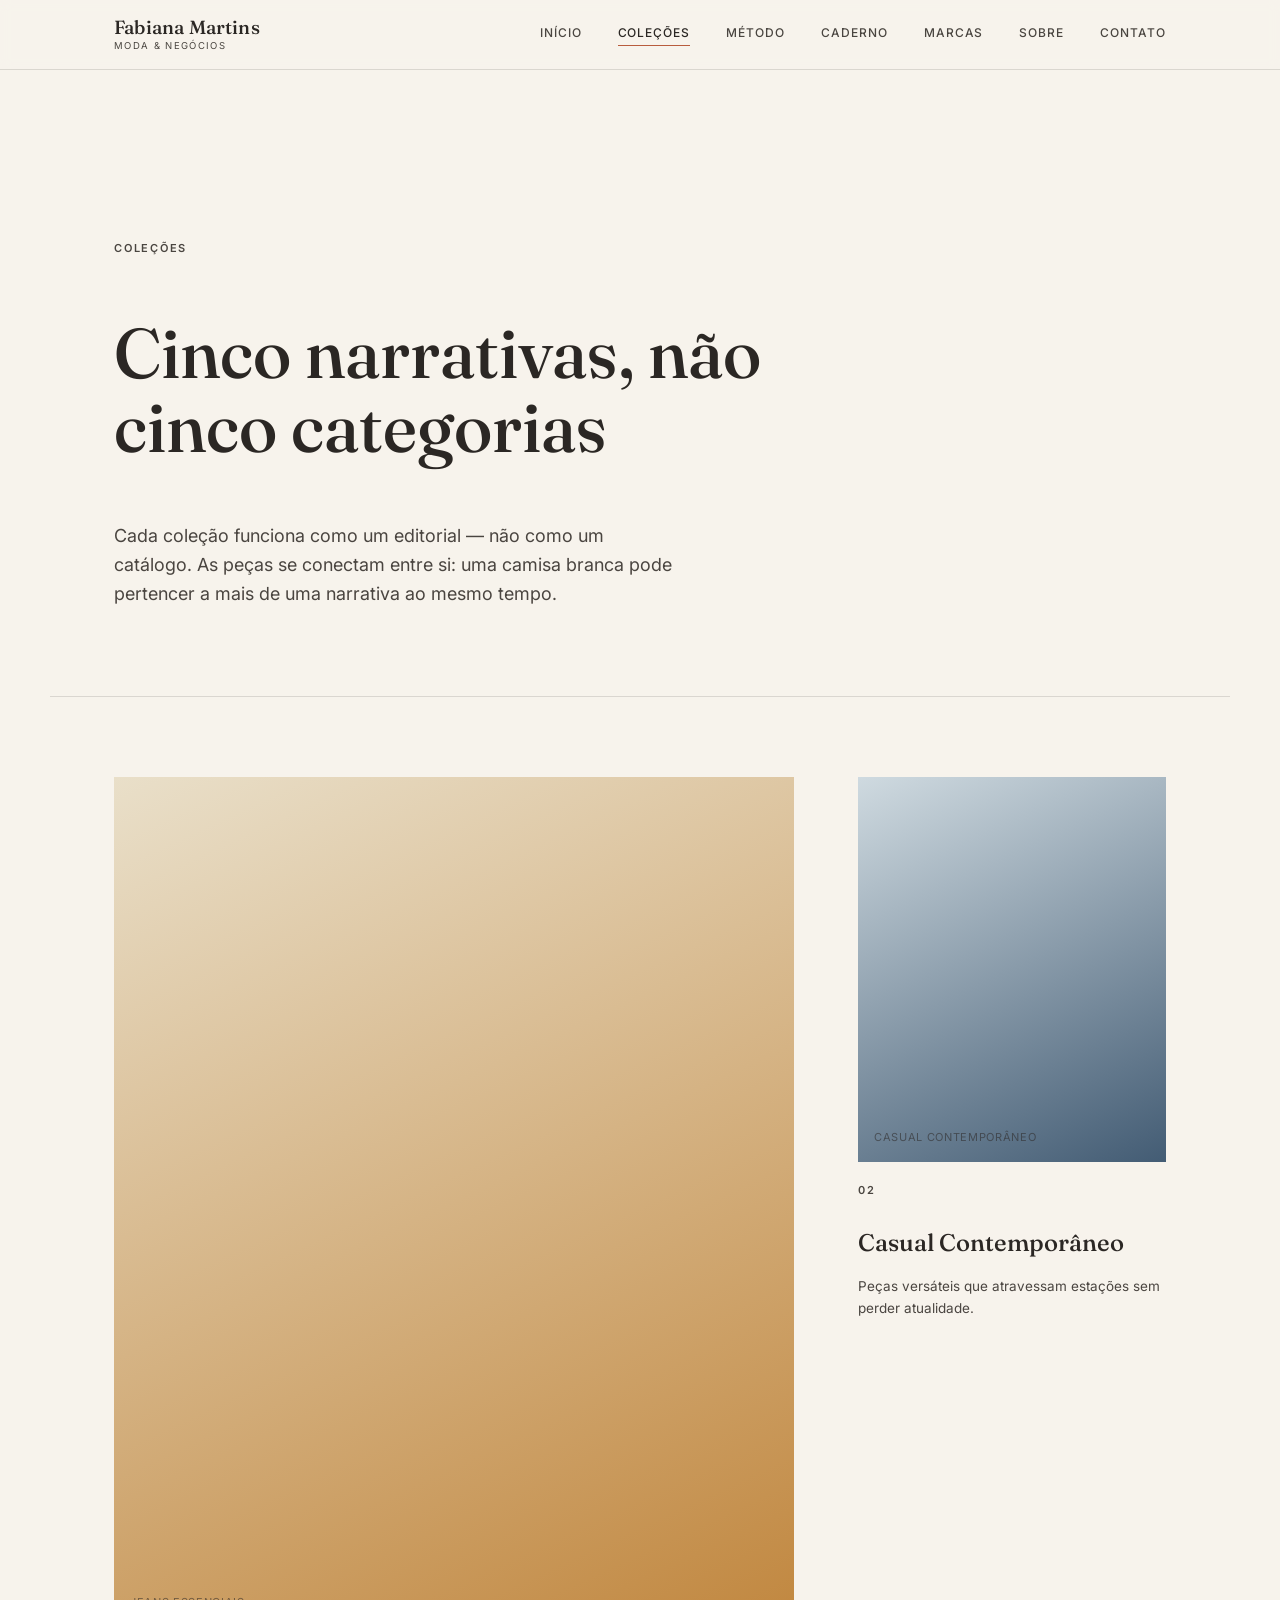
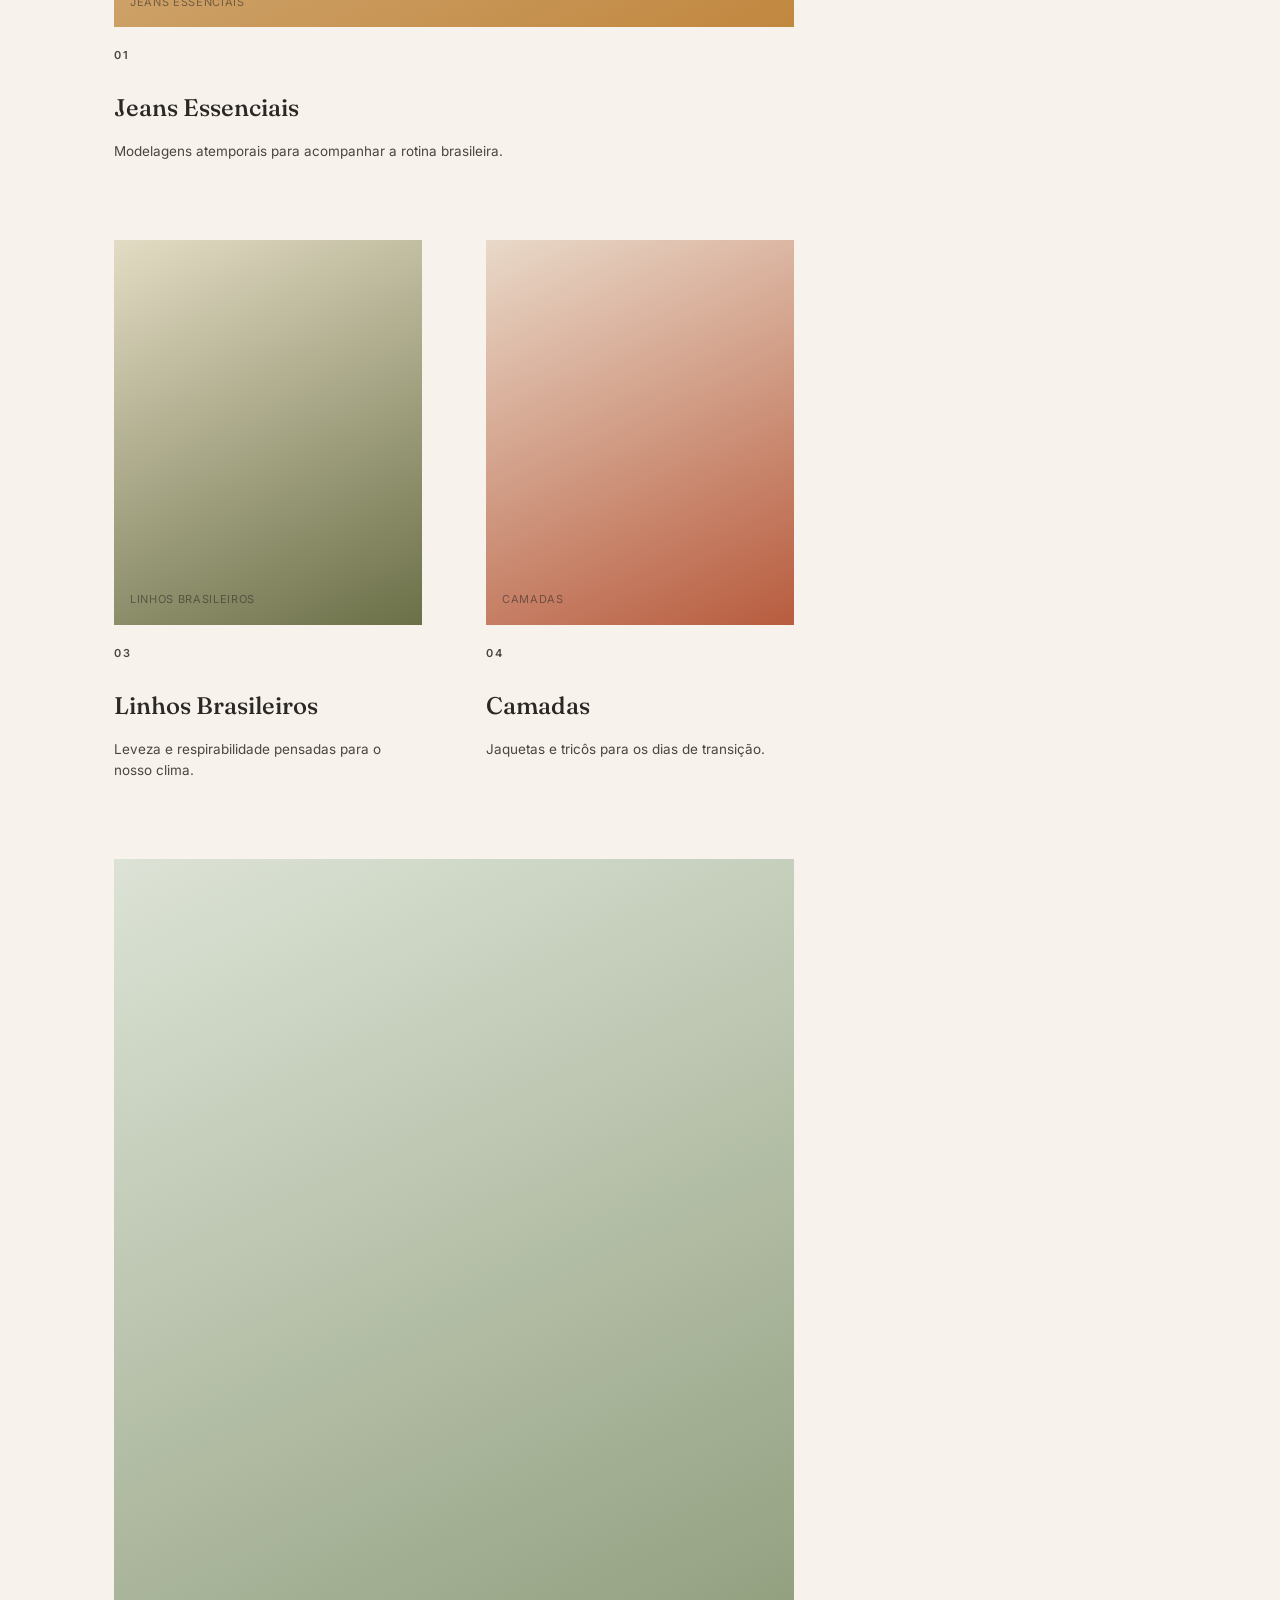
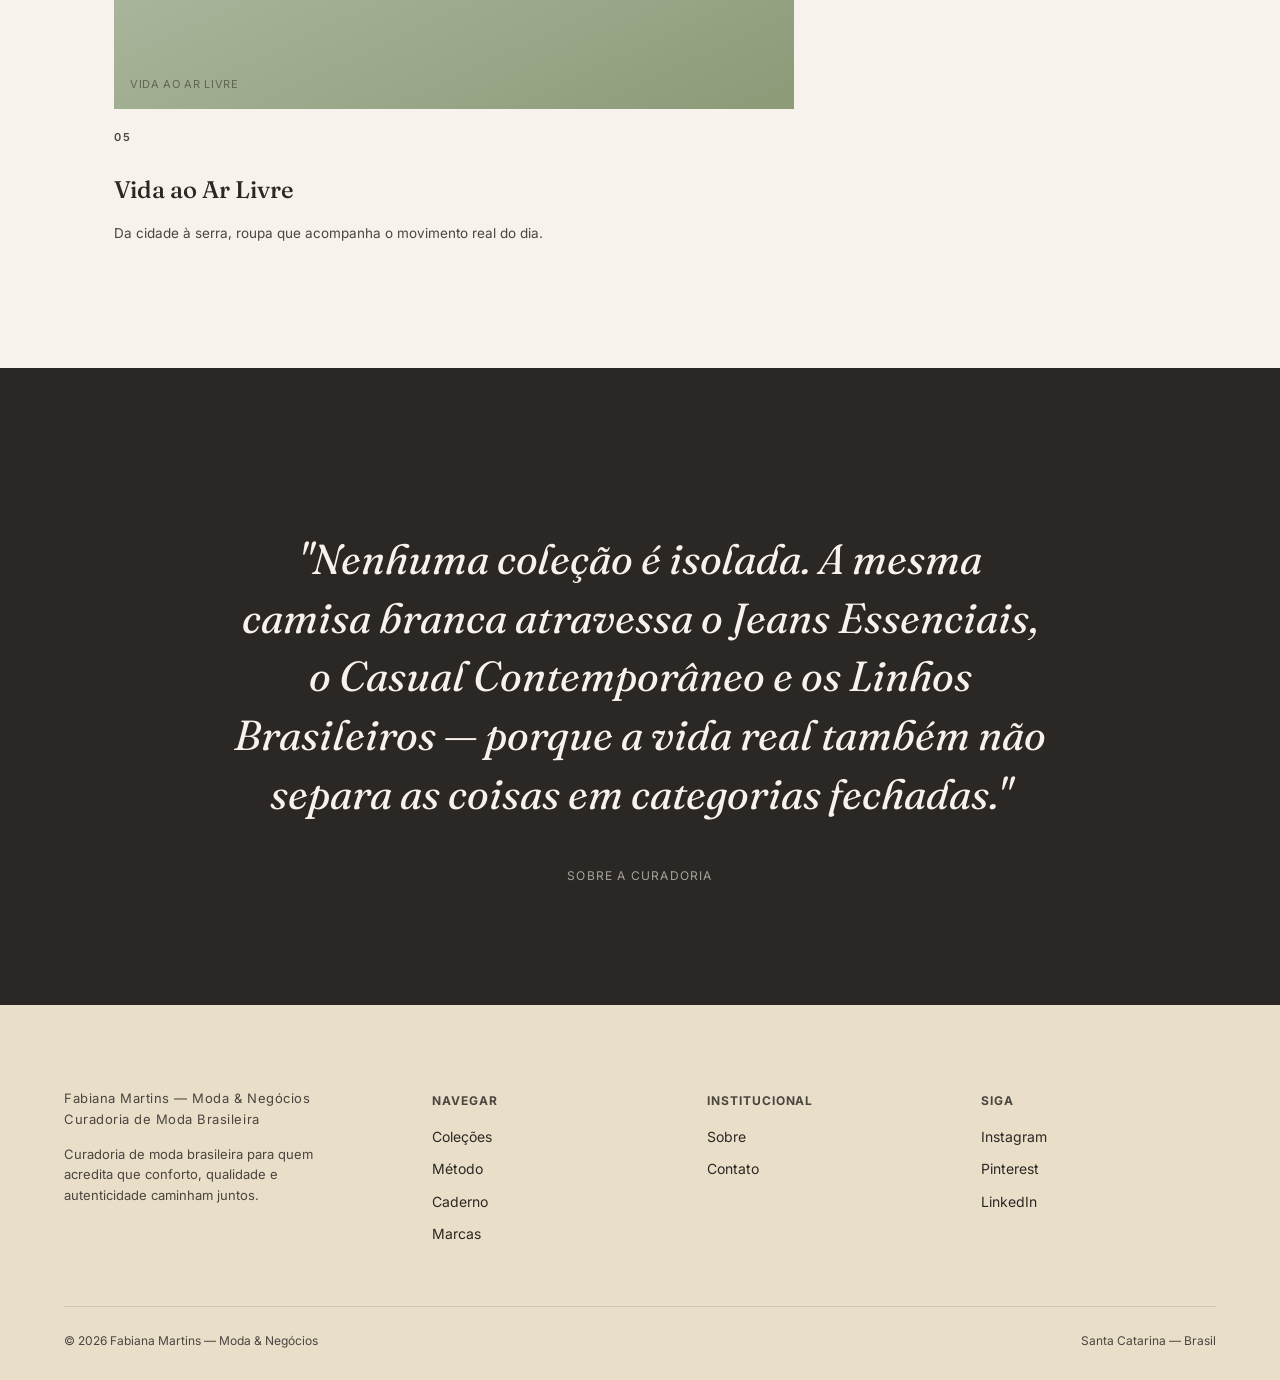
<file: colecoes.html>
<!DOCTYPE html>
<html lang="pt-BR">
<head>
<meta charset="UTF-8">
<meta name="viewport" content="width=device-width, initial-scale=1.0">
<title>Coleções — Fabiana Martins</title>
<link rel="preconnect" href="https://fonts.googleapis.com">
<link href="https://fonts.googleapis.com/css2?family=Fraunces:ital,opsz,wght@0,9..144,400;0,9..144,500;0,9..144,600;1,9..144,400;1,9..144,500&family=Inter:wght@400;500;600&display=swap" rel="stylesheet">
<link rel="stylesheet" href="styles.css">
</head>
<body>

<header class="site-header">
  <div class="header-inner">
    <a href="index.html" class="logo-lockup">
      <span class="nome">Fabiana Martins</span>
      <span class="sub">Moda &amp; Negócios</span>
    </a>
    <nav class="main-nav">
      <a href="index.html">Início</a>
      <a href="colecoes.html" class="active">Coleções</a>
      <a href="metodo.html">Método</a>
      <a href="caderno.html">Caderno</a>
      <a href="marca.html">Marcas</a>
      <a href="sobre.html">Sobre</a>
      <a href="contato.html">Contato</a>
    </nav>
    <button class="nav-toggle" aria-label="Abrir menu">☰</button>
  </div>
</header>

<section class="page-hero">
  <span class="eyebrow">Coleções</span>
  <h1>Cinco narrativas, não cinco categorias</h1>
  <p class="lede">Cada coleção funciona como um editorial — não como um catálogo. As peças se conectam entre si: uma camisa branca pode pertencer a mais de uma narrativa ao mesmo tempo.</p>
</section>

<div class="collections-grid" style="padding-top:80px;" id="jeans-essenciais">
  <a class="collection-card wide" href="produto.html">
    <div class="collection-frame" data-label="Jeans Essenciais"></div>
    <span class="eyebrow">01</span>
    <h3>Jeans Essenciais</h3>
    <p>Modelagens atemporais para acompanhar a rotina brasileira.</p>
  </a>
  <a class="collection-card narrow" href="produto.html" id="casual-contemporaneo">
    <div class="collection-frame" data-label="Casual Contemporâneo"></div>
    <span class="eyebrow">02</span>
    <h3>Casual Contemporâneo</h3>
    <p>Peças versáteis que atravessam estações sem perder atualidade.</p>
  </a>
  <a class="collection-card narrow" href="produto.html" id="linhos-brasileiros">
    <div class="collection-frame" data-label="Linhos Brasileiros"></div>
    <span class="eyebrow">03</span>
    <h3>Linhos Brasileiros</h3>
    <p>Leveza e respirabilidade pensadas para o nosso clima.</p>
  </a>
  <a class="collection-card narrow" href="produto.html" id="camadas">
    <div class="collection-frame" data-label="Camadas"></div>
    <span class="eyebrow">04</span>
    <h3>Camadas</h3>
    <p>Jaquetas e tricôs para os dias de transição.</p>
  </a>
  <a class="collection-card wide" href="produto.html" id="vida-ao-ar-livre">
    <div class="collection-frame" data-label="Vida ao Ar Livre"></div>
    <span class="eyebrow">05</span>
    <h3>Vida ao Ar Livre</h3>
    <p>Da cidade à serra, roupa que acompanha o movimento real do dia.</p>
  </a>
</div>

<section class="quote">
  <div class="quote-inner">
    <p>"Nenhuma coleção é isolada. A mesma camisa branca atravessa o Jeans Essenciais, o Casual Contemporâneo e os Linhos Brasileiros — porque a vida real também não separa as coisas em categorias fechadas."</p>
    <div class="quote-attr">Sobre a curadoria</div>
  </div>
</section>

<footer>
  <div class="footer-grid">
    <div>
      <p class="footer-signature">Fabiana Martins — Moda &amp; Negócios<br>Curadoria de Moda Brasileira</p>
      <p>Curadoria de moda brasileira para quem acredita que conforto, qualidade e autenticidade caminham juntos.</p>
    </div>
    <div class="footer-col">
      <h4>Navegar</h4>
      <a href="colecoes.html">Coleções</a>
      <a href="metodo.html">Método</a>
      <a href="caderno.html">Caderno</a>
      <a href="marca.html">Marcas</a>
    </div>
    <div class="footer-col">
      <h4>Institucional</h4>
      <a href="sobre.html">Sobre</a>
      <a href="contato.html">Contato</a>
    </div>
    <div class="footer-col">
      <h4>Siga</h4>
      <a href="#">Instagram</a>
      <a href="#">Pinterest</a>
      <a href="#">LinkedIn</a>
    </div>
  </div>
  <div class="footer-bottom">
    <span>© 2026 Fabiana Martins — Moda &amp; Negócios</span>
    <span>Santa Catarina — Brasil</span>
  </div>
</footer>

<script src="script.js"></script>
</body>
</html>
</file>
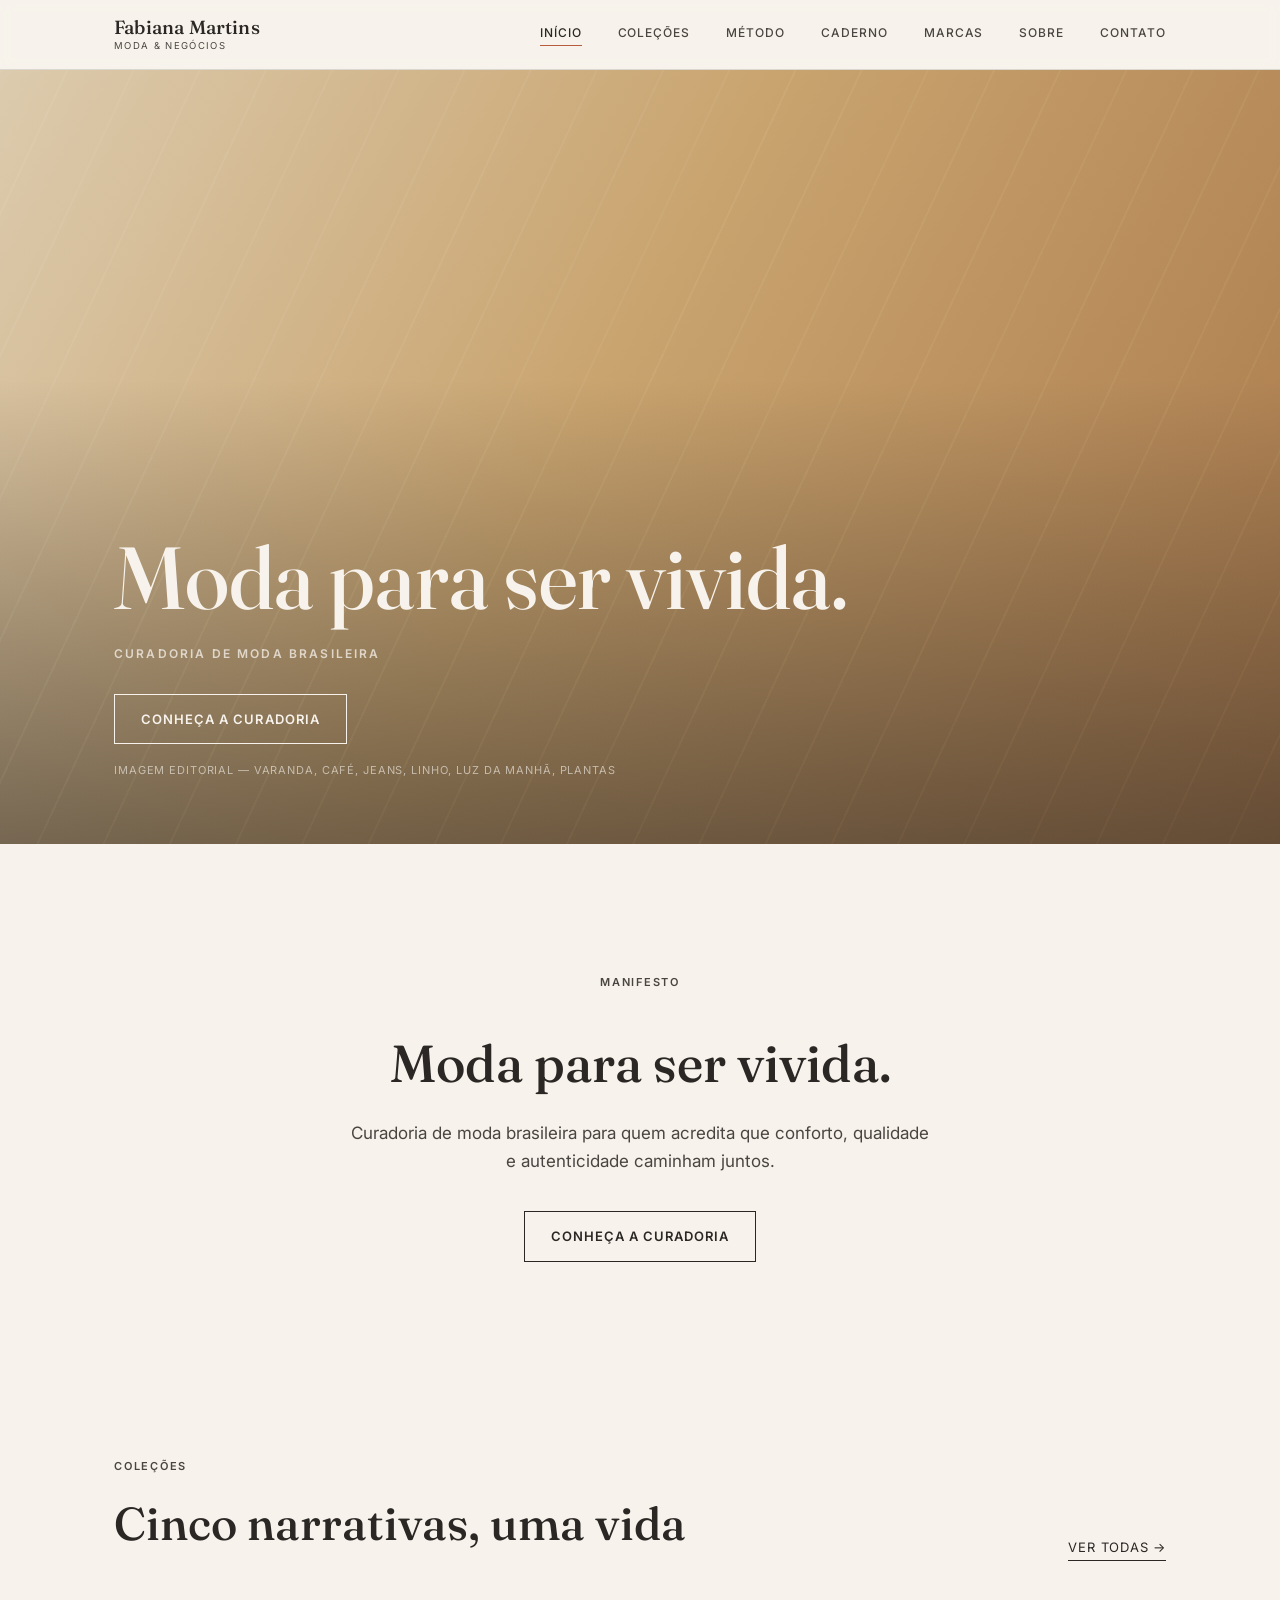
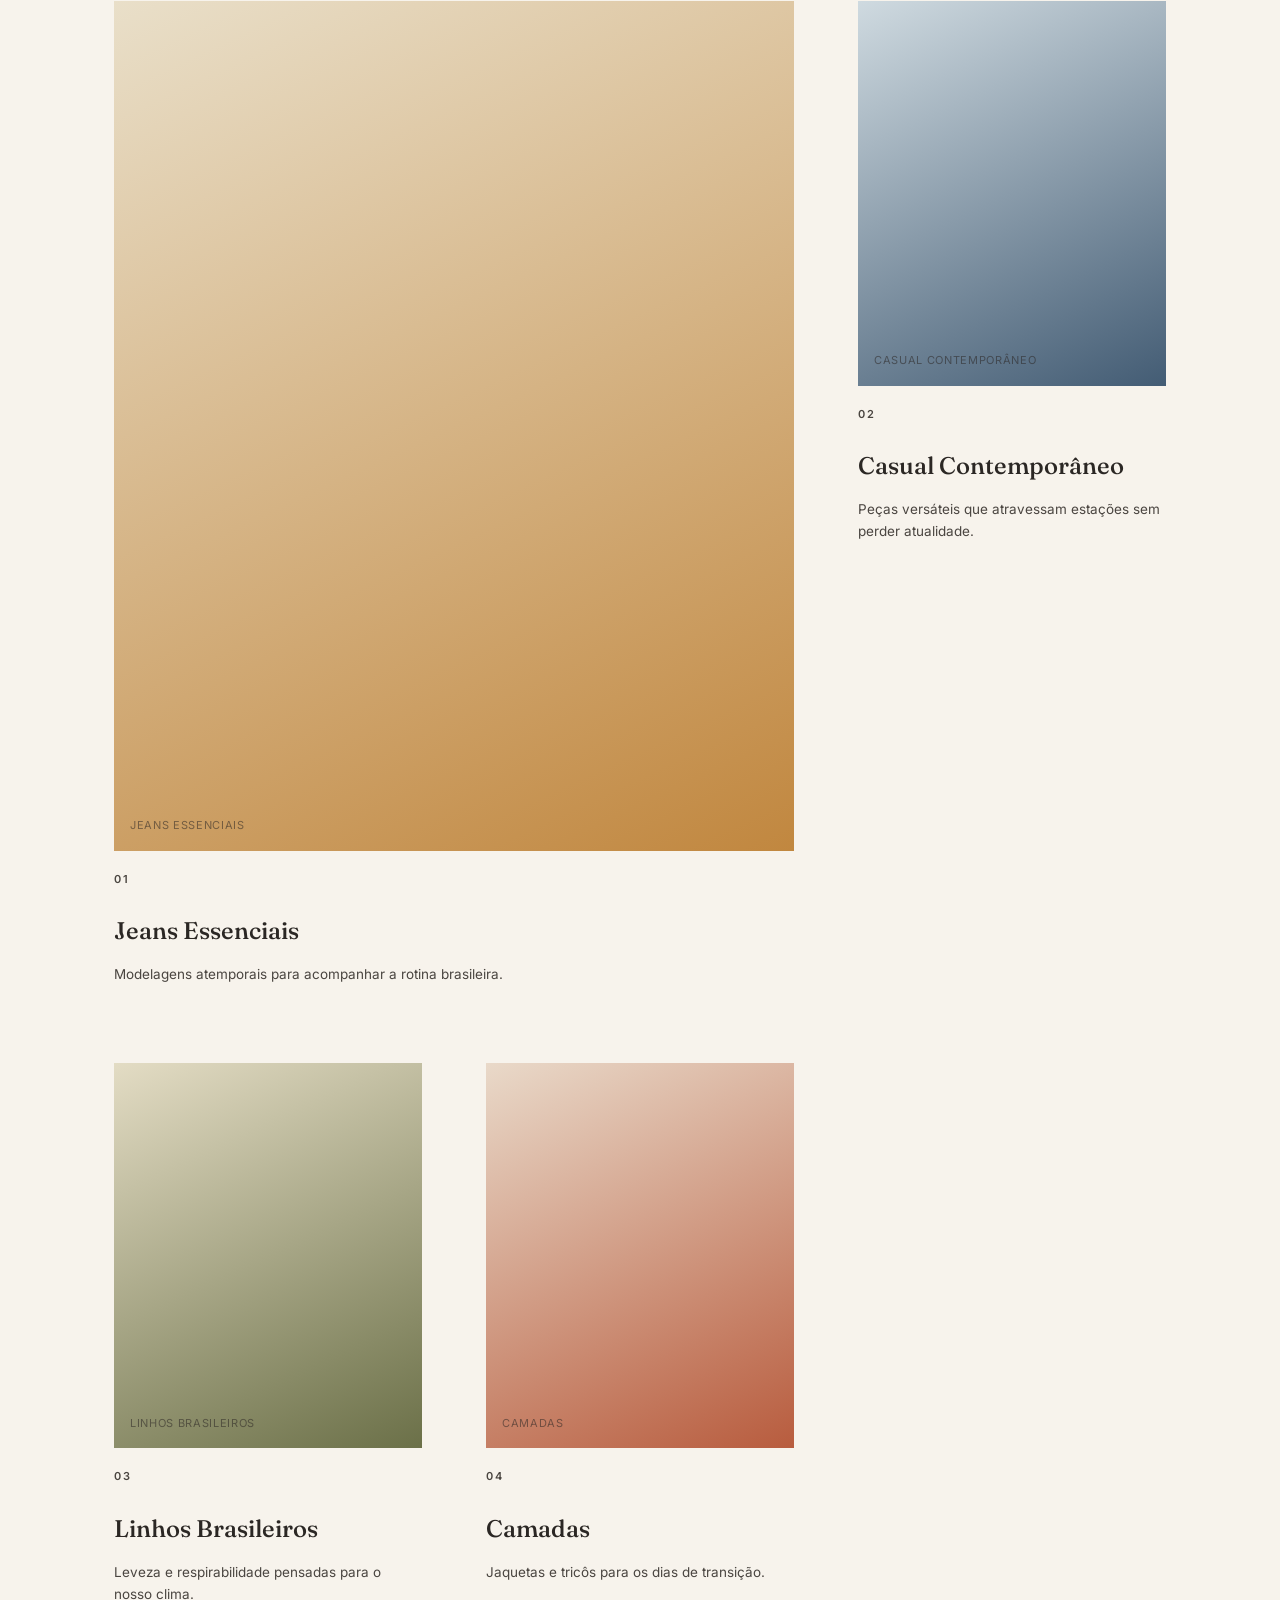
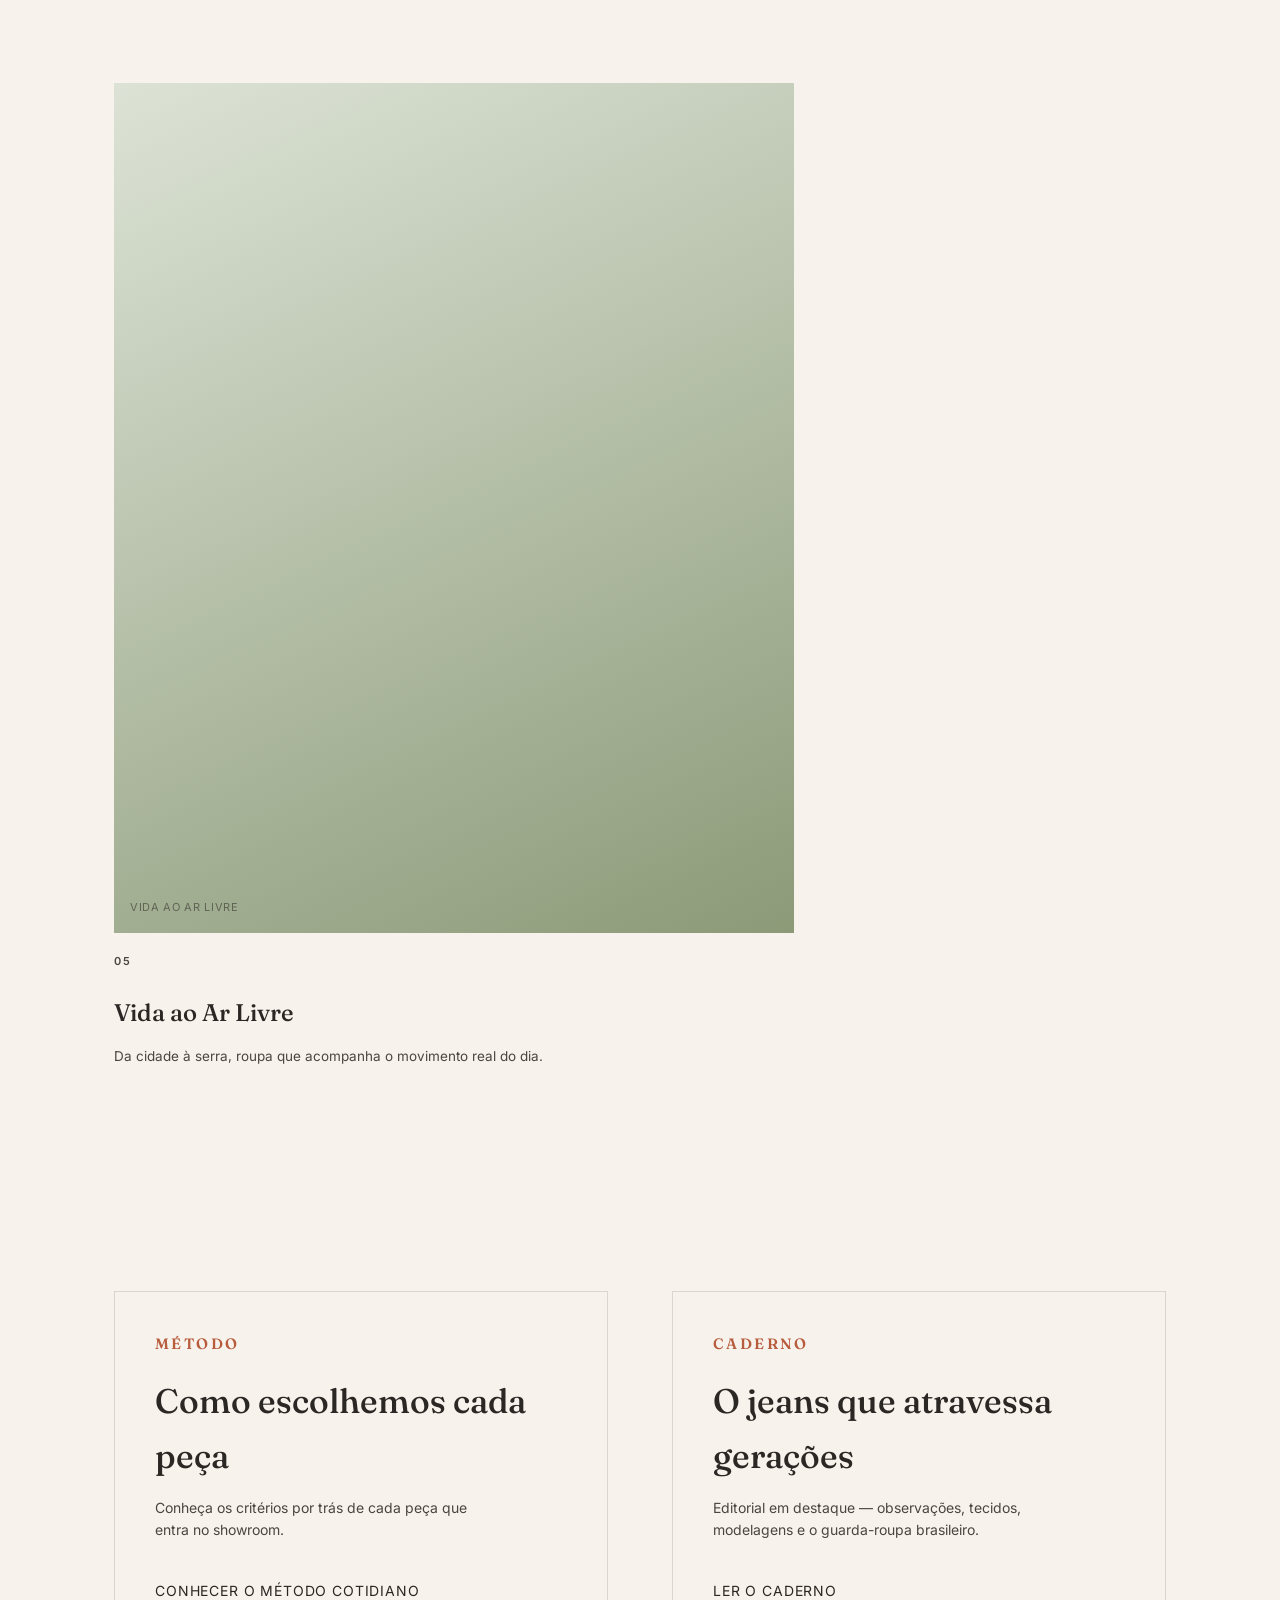
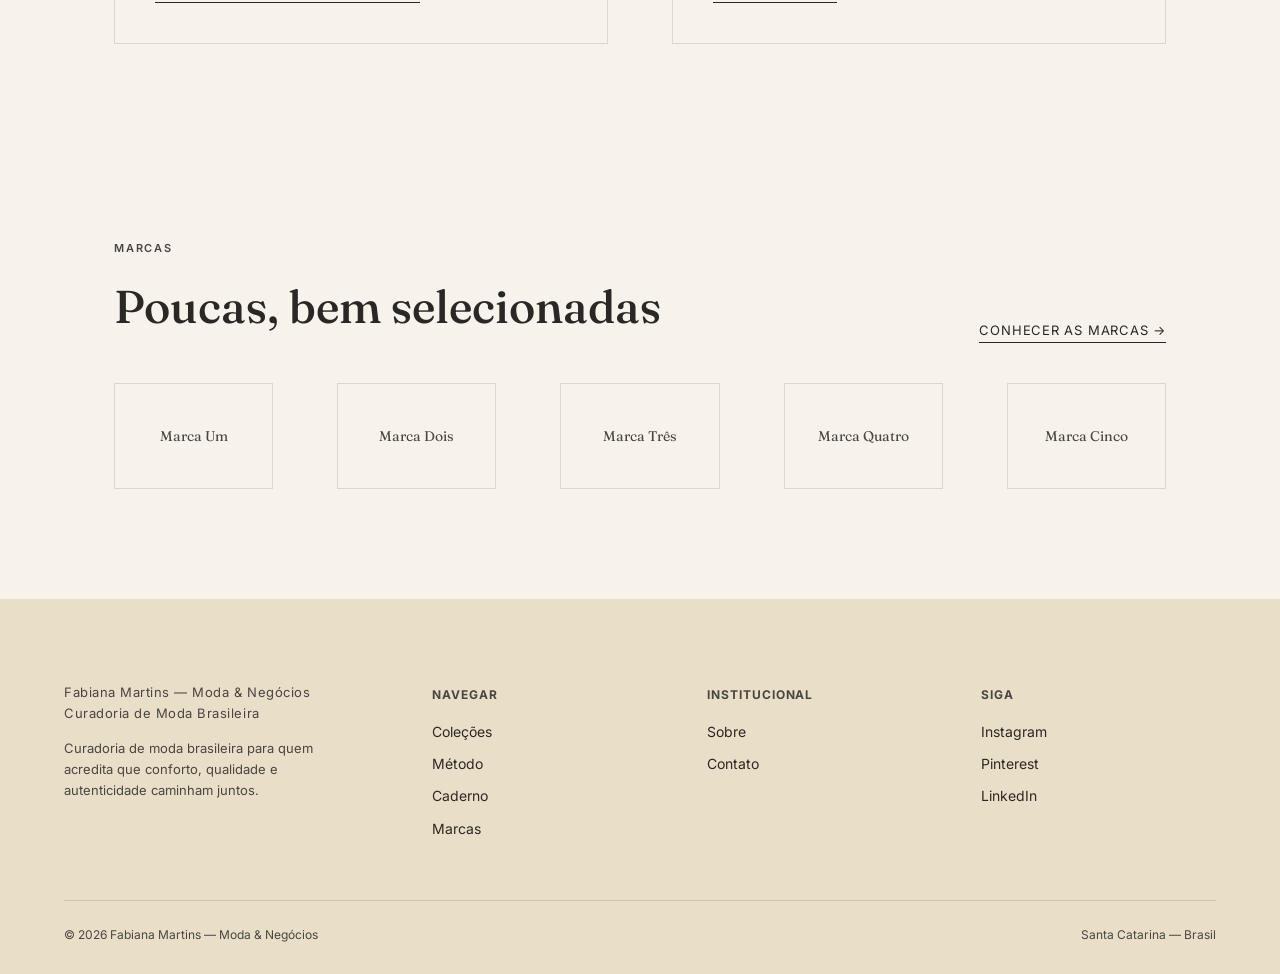
<file: index-14.html>
<!DOCTYPE html>
<html lang="pt-BR">
<head>
<meta charset="UTF-8">
<meta name="viewport" content="width=device-width, initial-scale=1.0">
<title>Fabiana Martins — Moda & Negócios</title>
<link rel="preconnect" href="https://fonts.googleapis.com">
<link href="https://fonts.googleapis.com/css2?family=Fraunces:ital,opsz,wght@0,9..144,400;0,9..144,500;0,9..144,600;1,9..144,400;1,9..144,500&family=Inter:wght@400;500;600&display=swap" rel="stylesheet">
<link rel="stylesheet" href="styles.css">
</head>
<body>

<header class="site-header">
  <div class="header-inner">
    <a href="index.html" class="logo-lockup">
      <span class="nome">Fabiana Martins</span>
      <span class="sub">Moda &amp; Negócios</span>
    </a>
    <nav class="main-nav">
      <a href="index.html" class="active">Início</a>
      <a href="colecoes.html">Coleções</a>
      <a href="metodo.html">Método</a>
      <a href="caderno.html">Caderno</a>
      <a href="marca.html">Marcas</a>
      <a href="sobre.html">Sobre</a>
      <a href="contato.html">Contato</a>
    </nav>
    <button class="nav-toggle" aria-label="Abrir menu">☰</button>
  </div>
</header>

<section class="hero">
  <div class="hero-content">
    <h1 class="hero-title">Moda para ser vivida.</h1>
    <p class="hero-tagline">Curadoria de Moda Brasileira</p>
    <a href="colecoes.html" class="btn btn-light">Conheça a Curadoria</a>
    <div style="margin-top:18px" class="hero-caption">Imagem editorial — varanda, café, jeans, linho, luz da manhã, plantas</div>
  </div>
</section>

<section class="manifesto">
  <span class="eyebrow">Manifesto</span>
  <h2>Moda para ser vivida.</h2>
  <p>Curadoria de moda brasileira para quem acredita que conforto, qualidade e autenticidade caminham juntos.</p>
  <a href="colecoes.html" class="btn btn-dark">Conheça a Curadoria</a>
</section>

<div class="section-head">
  <div>
    <span class="eyebrow">Coleções</span>
    <h2>Cinco narrativas, uma vida</h2>
  </div>
  <a href="colecoes.html" class="link-more">Ver todas →</a>
</div>

<div class="collections-grid">
  <a class="collection-card wide" href="colecoes.html#jeans-essenciais">
    <div class="collection-frame" data-label="Jeans Essenciais"></div>
    <span class="eyebrow">01</span>
    <h3>Jeans Essenciais</h3>
    <p>Modelagens atemporais para acompanhar a rotina brasileira.</p>
  </a>
  <a class="collection-card narrow" href="colecoes.html#casual-contemporaneo">
    <div class="collection-frame" data-label="Casual Contemporâneo"></div>
    <span class="eyebrow">02</span>
    <h3>Casual Contemporâneo</h3>
    <p>Peças versáteis que atravessam estações sem perder atualidade.</p>
  </a>
  <a class="collection-card narrow" href="colecoes.html#linhos-brasileiros">
    <div class="collection-frame" data-label="Linhos Brasileiros"></div>
    <span class="eyebrow">03</span>
    <h3>Linhos Brasileiros</h3>
    <p>Leveza e respirabilidade pensadas para o nosso clima.</p>
  </a>
  <a class="collection-card narrow" href="colecoes.html#camadas">
    <div class="collection-frame" data-label="Camadas"></div>
    <span class="eyebrow">04</span>
    <h3>Camadas</h3>
    <p>Jaquetas e tricôs para os dias de transição.</p>
  </a>
  <a class="collection-card wide" href="colecoes.html#vida-ao-ar-livre">
    <div class="collection-frame" data-label="Vida ao Ar Livre"></div>
    <span class="eyebrow">05</span>
    <h3>Vida ao Ar Livre</h3>
    <p>Da cidade à serra, roupa que acompanha o movimento real do dia.</p>
  </a>
</div>

<div class="teasers">
  <a class="teaser" href="metodo.html">
    <span class="numeral eyebrow">Método</span>
    <div>
      <h3>Como escolhemos cada peça</h3>
      <p>Conheça os critérios por trás de cada peça que entra no showroom.</p>
    </div>
    <span class="arrow">Conhecer o Método Cotidiano</span>
  </a>
  <a class="teaser" href="caderno.html">
    <span class="numeral eyebrow">Caderno</span>
    <div>
      <h3>O jeans que atravessa gerações</h3>
      <p>Editorial em destaque — observações, tecidos, modelagens e o guarda-roupa brasileiro.</p>
    </div>
    <span class="arrow">Ler o Caderno</span>
  </a>
</div>

<div class="section-head">
  <div>
    <span class="eyebrow">Marcas</span>
    <h2>Poucas, bem selecionadas</h2>
  </div>
  <a href="marca.html" class="link-more">Conhecer as marcas →</a>
</div>

<div class="brands-strip">
  <a class="brand-mark" href="marca.html">Marca Um</a>
  <a class="brand-mark" href="marca.html">Marca Dois</a>
  <a class="brand-mark" href="marca.html">Marca Três</a>
  <a class="brand-mark" href="marca.html">Marca Quatro</a>
  <a class="brand-mark" href="marca.html">Marca Cinco</a>
</div>

<footer>
  <div class="footer-grid">
    <div>
      <p class="footer-signature">Fabiana Martins — Moda &amp; Negócios<br>Curadoria de Moda Brasileira</p>
      <p>Curadoria de moda brasileira para quem acredita que conforto, qualidade e autenticidade caminham juntos.</p>
    </div>
    <div class="footer-col">
      <h4>Navegar</h4>
      <a href="colecoes.html">Coleções</a>
      <a href="metodo.html">Método</a>
      <a href="caderno.html">Caderno</a>
      <a href="marca.html">Marcas</a>
    </div>
    <div class="footer-col">
      <h4>Institucional</h4>
      <a href="sobre.html">Sobre</a>
      <a href="contato.html">Contato</a>
    </div>
    <div class="footer-col">
      <h4>Siga</h4>
      <a href="#">Instagram</a>
      <a href="#">Pinterest</a>
      <a href="#">LinkedIn</a>
    </div>
  </div>
  <div class="footer-bottom">
    <span>© 2026 Fabiana Martins — Moda &amp; Negócios</span>
    <span>Santa Catarina — Brasil</span>
  </div>
</footer>

<script src="script.js"></script>
</body>
</html>
</file>
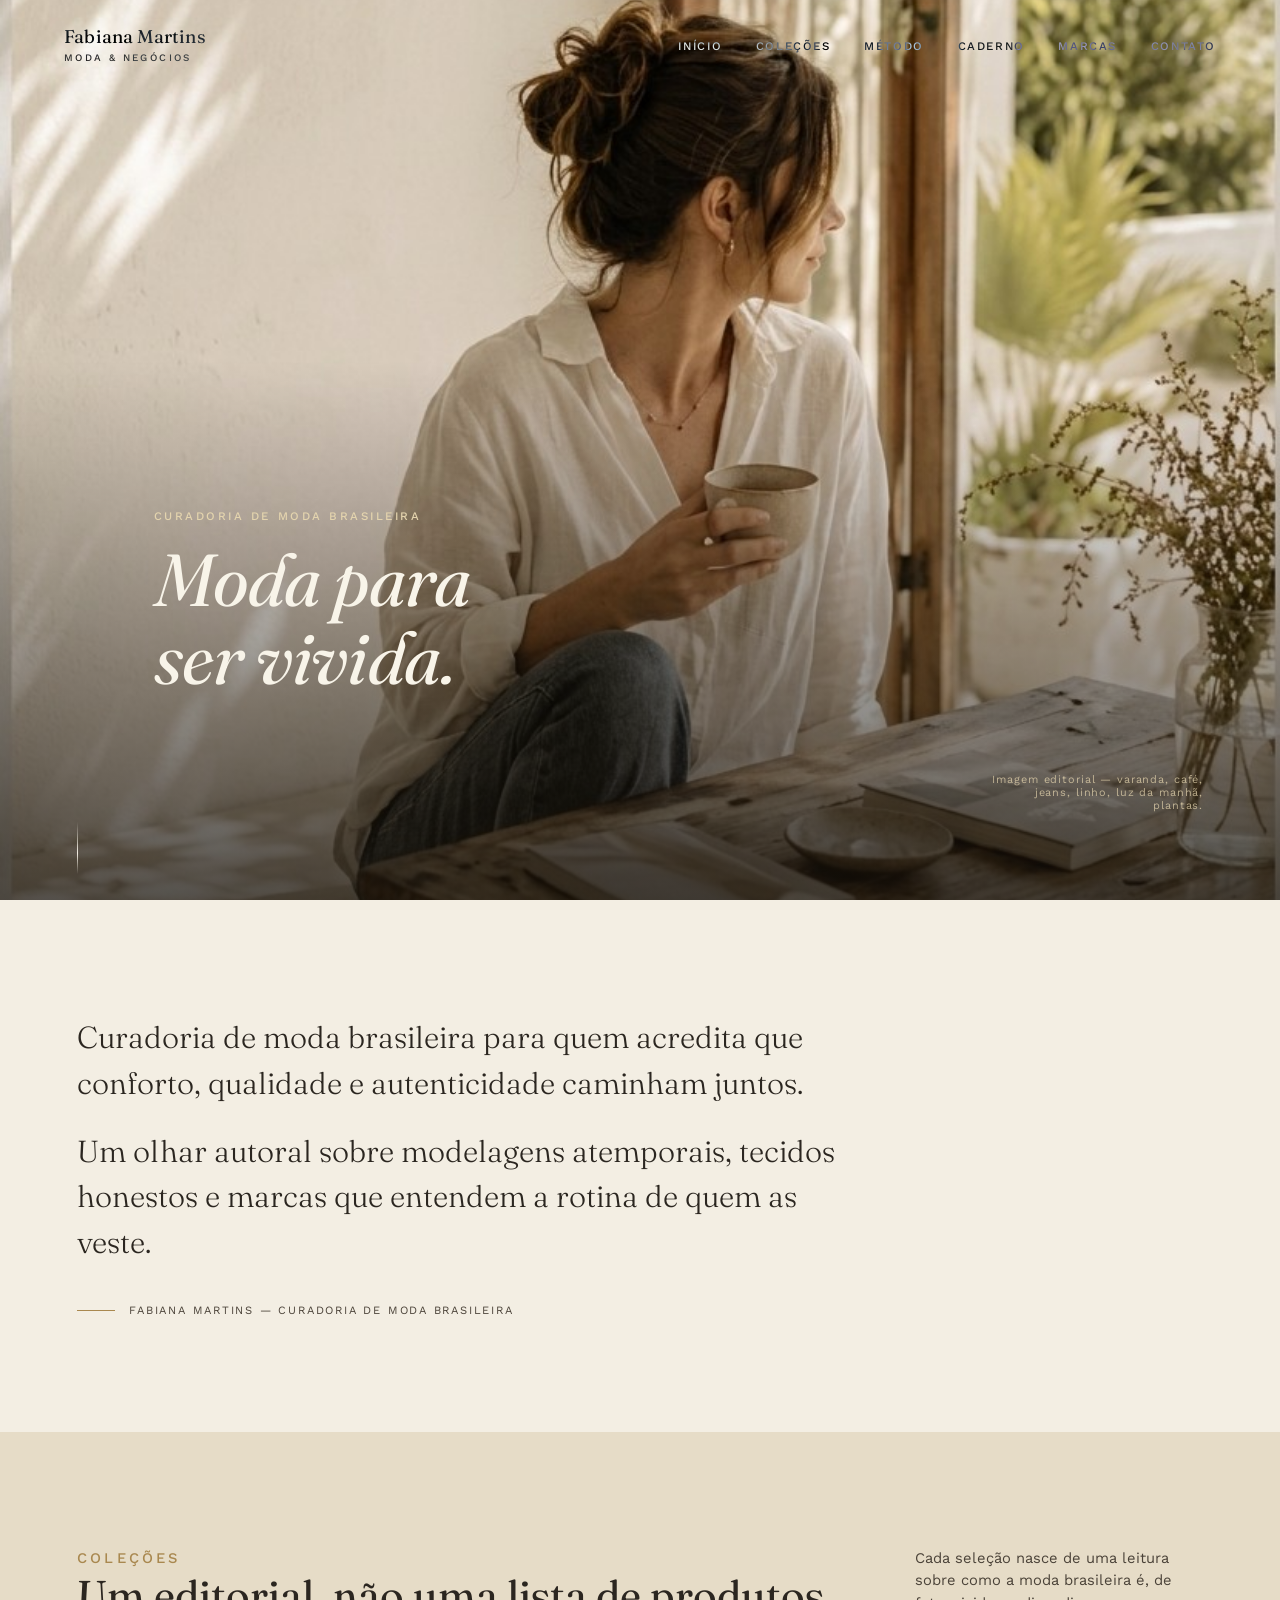
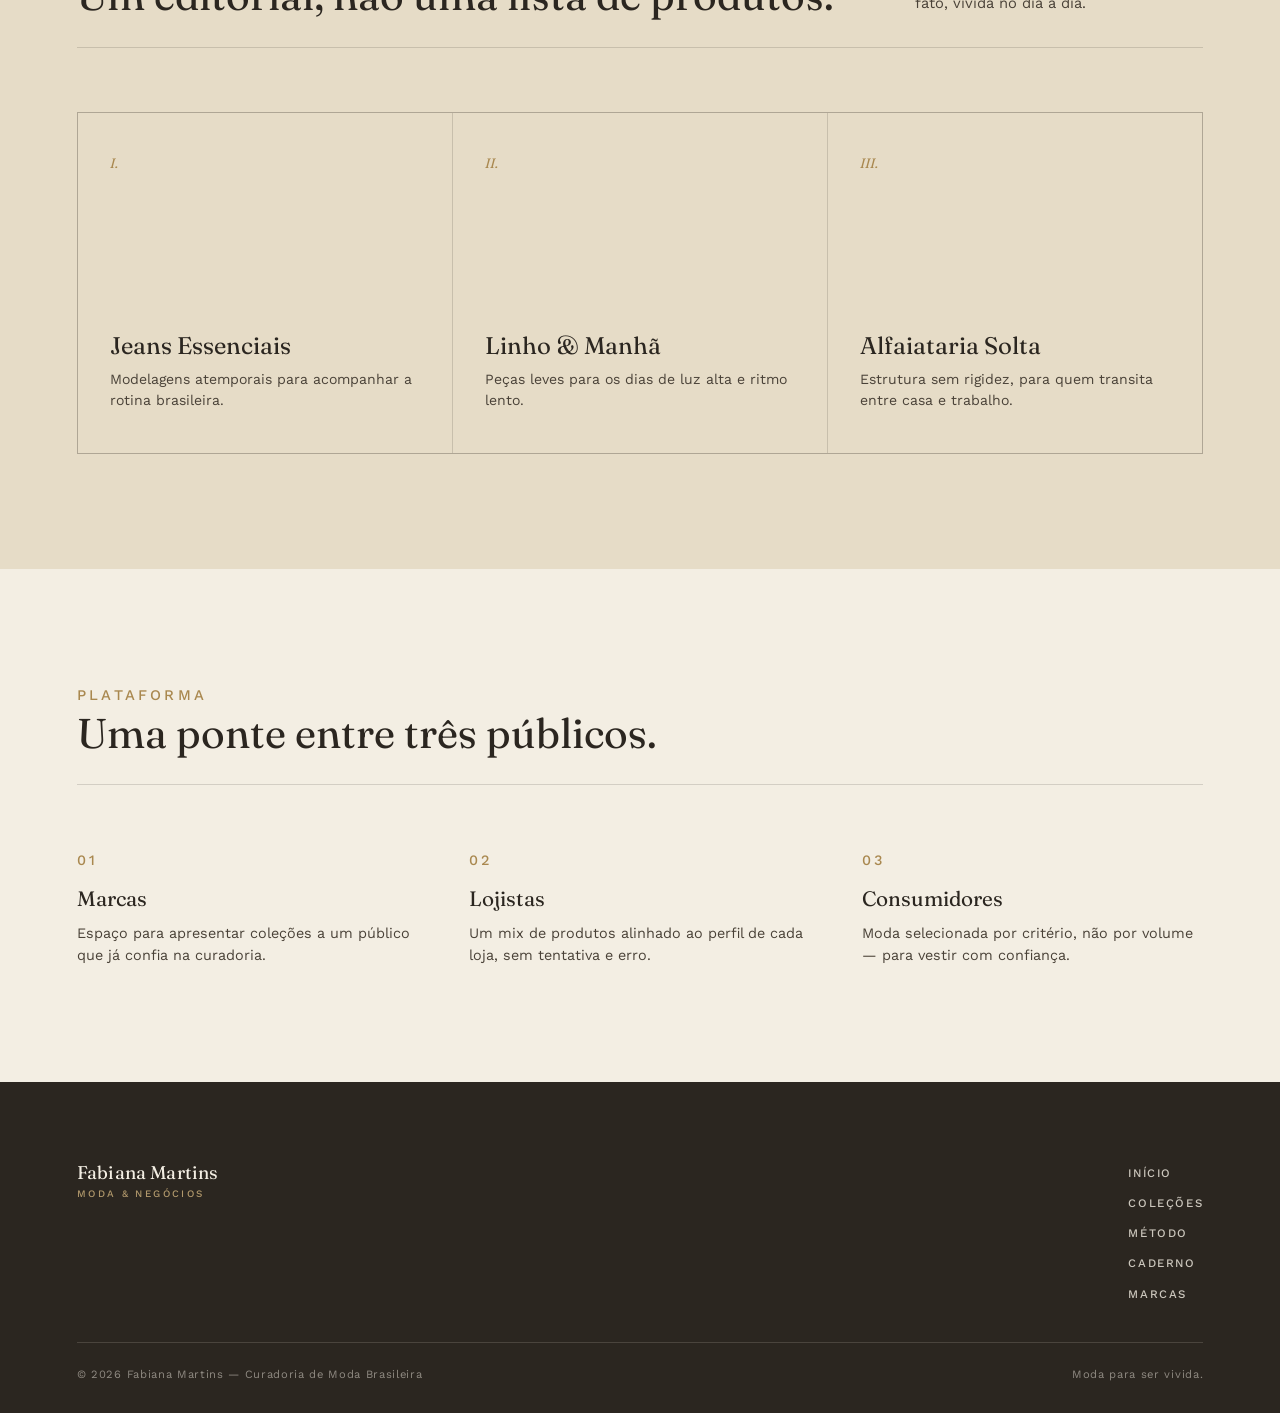
<file: index-18.html>
<!DOCTYPE html>
<html lang="pt-BR">
<head>
<meta charset="UTF-8">
<meta name="viewport" content="width=device-width, initial-scale=1.0">
<title>Fabiana Martins | Moda & Negócios — Curadoria de Moda Brasileira</title>
<link rel="preconnect" href="https://fonts.googleapis.com">
<link rel="preconnect" href="https://fonts.gstatic.com" crossorigin>
<link href="https://fonts.googleapis.com/css2?family=Fraunces:ital,opsz,wght@0,9..144,300;0,9..144,400;0,9..144,500;1,9..144,400&family=Work+Sans:wght@300;400;500;600&display=swap" rel="stylesheet">
<style>
  :root{
    --areia: #F3EEE3;
    --areia-escura: #E6DCC7;
    --tinta: #2B2620;
    --tinta-suave: #4A4238;
    --dourado: #A9884F;
    --dourado-claro: #C9AD79;
    --linha: rgba(43,38,32,0.16);
    --overlay-topo: rgba(20,16,10,0);
    --overlay-base: rgba(20,16,10,0.72);
  }
  *{margin:0;padding:0;box-sizing:border-box;}
  html{scroll-behavior:smooth;}
  body{
    font-family:'Work Sans', sans-serif;
    background:var(--areia);
    color:var(--tinta);
    -webkit-font-smoothing:antialiased;
  }
  a{color:inherit;text-decoration:none;}
  .eyebrow{
    font-size:0.72rem;
    letter-spacing:0.22em;
    text-transform:uppercase;
    font-weight:500;
  }

  /* HEADER */
  header{
    position:fixed;
    top:0;left:0;right:0;
    z-index:50;
    display:flex;
    align-items:center;
    justify-content:space-between;
    padding:1.6rem clamp(1.5rem,5vw,4rem);
    mix-blend-mode:difference;
  }
  .logo{
    font-family:'Fraunces', serif;
    font-weight:400;
    font-size:1.15rem;
    color:#F3EEE3;
    letter-spacing:0.01em;
    line-height:1.15;
  }
  .logo span{
    display:block;
    font-family:'Work Sans', sans-serif;
    font-size:0.62rem;
    letter-spacing:0.24em;
    text-transform:uppercase;
    font-weight:500;
    margin-top:0.3rem;
    opacity:0.85;
  }
  nav ul{
    display:flex;
    gap:2.1rem;
    list-style:none;
  }
  nav a{
    font-size:0.72rem;
    letter-spacing:0.14em;
    text-transform:uppercase;
    color:#F3EEE3;
    font-weight:500;
    position:relative;
    padding-bottom:4px;
  }
  nav a::after{
    content:"";
    position:absolute;
    left:0;bottom:0;
    width:0;height:1px;
    background:currentColor;
    transition:width .35s ease;
  }
  nav a:hover::after{width:100%;}
  .menu-toggle{display:none;color:#F3EEE3;font-size:0.72rem;letter-spacing:0.14em;text-transform:uppercase;background:none;border:none;cursor:pointer;}

  /* HERO */
  .hero{
    position:relative;
    height:100svh;
    min-height:560px;
    display:flex;
    align-items:flex-end;
    overflow:hidden;
    background:
      linear-gradient(180deg, var(--overlay-topo) 40%, var(--overlay-base) 100%),
      url('foto-hero.jpg');
    background-size:cover;
    background-position:center 30%;
  }
  .hero-content{
    position:relative;
    z-index:2;
    width:100%;
    padding:0 clamp(1.5rem,6vw,5rem) clamp(3rem,7vw,5.5rem);
    color:#F8F4E9;
  }
  .hero-content .eyebrow{
    color:#E4D4AE;
    margin-bottom:1.1rem;
  }
  .hero-content h1{
    font-family:'Fraunces', serif;
    font-weight:400;
    font-style:italic;
    font-size:clamp(2.4rem, 6vw, 4.6rem);
    line-height:1.06;
    max-width:14ch;
    letter-spacing:-0.01em;
  }
  .hero-caption{
    position:absolute;
    right:clamp(1.5rem,6vw,5rem);
    bottom:clamp(3rem,7vw,5.5rem);
    max-width:220px;
    font-size:0.68rem;
    letter-spacing:0.08em;
    color:#E4D4AE;
    opacity:0.75;
    text-align:right;
    display:none;
  }
  @media(min-width:860px){ .hero-caption{display:block;} }

  .scroll-cue{
    position:absolute;
    left:clamp(1.5rem,6vw,5rem);
    bottom:1.6rem;
    z-index:2;
    width:1px;
    height:52px;
    background:linear-gradient(180deg, transparent, #F3EEE3 60%, transparent);
  }

  /* SECTION SHARED */
  section{padding:clamp(4.5rem,9vw,7.5rem) clamp(1.5rem,6vw,5rem);}
  .section-head{
    display:flex;
    align-items:baseline;
    justify-content:space-between;
    gap:2rem;
    margin-bottom:clamp(2.5rem,5vw,4rem);
    border-bottom:1px solid var(--linha);
    padding-bottom:1.6rem;
    flex-wrap:wrap;
  }
  .section-head .eyebrow{color:var(--dourado);}
  .section-head h2{
    font-family:'Fraunces', serif;
    font-weight:400;
    font-size:clamp(1.8rem,3.4vw,2.6rem);
  }
  .section-head p{
    max-width:32ch;
    font-size:0.92rem;
    color:var(--tinta-suave);
    line-height:1.5;
  }

  /* MANIFESTO */
  .manifesto{
    max-width:760px;
  }
  .manifesto p{
    font-family:'Fraunces', serif;
    font-weight:300;
    font-size:clamp(1.3rem,2.6vw,1.9rem);
    line-height:1.5;
    color:var(--tinta);
  }
  .manifesto p + p{margin-top:1.4rem;}
  .assinatura{
    margin-top:2.4rem;
    display:flex;
    align-items:center;
    gap:0.9rem;
  }
  .assinatura .linha{width:38px;height:1px;background:var(--dourado);}
  .assinatura span{
    font-size:0.7rem;
    letter-spacing:0.16em;
    text-transform:uppercase;
    color:var(--tinta-suave);
  }

  /* COLECOES */
  .colecoes{background:var(--areia-escura);}
  .grid-colecoes{
    display:grid;
    grid-template-columns:repeat(3,1fr);
    gap:1px;
    background:var(--linha);
    border:1px solid var(--linha);
  }
  .colecao-card{
    background:var(--areia-escura);
    padding:2.6rem 2rem;
    min-height:340px;
    display:flex;
    flex-direction:column;
    justify-content:flex-end;
    position:relative;
    overflow:hidden;
    transition:background .4s ease;
  }
  .colecao-card::before{
    content:"";
    position:absolute;
    inset:0;
    background:linear-gradient(200deg, var(--dourado-claro) 0%, transparent 55%);
    opacity:0;
    transition:opacity .4s ease;
  }
  .colecao-card:hover::before{opacity:0.35;}
  .colecao-num{
    font-family:'Fraunces', serif;
    font-style:italic;
    font-size:0.85rem;
    color:var(--dourado);
    margin-bottom:auto;
  }
  .colecao-card h3{
    font-family:'Fraunces', serif;
    font-weight:400;
    font-size:1.5rem;
    margin-bottom:0.6rem;
  }
  .colecao-card p{
    font-size:0.88rem;
    color:var(--tinta-suave);
    line-height:1.5;
  }
  @media(max-width:860px){
    .grid-colecoes{grid-template-columns:1fr;}
    .colecao-card{min-height:220px;}
  }

  /* PUBLICOS */
  .publicos{
    display:grid;
    grid-template-columns:repeat(3,1fr);
    gap:clamp(2rem,4vw,3.5rem);
  }
  .publico .eyebrow{color:var(--dourado);margin-bottom:0.9rem;}
  .publico h3{
    font-family:'Fraunces', serif;
    font-weight:400;
    font-size:1.3rem;
    margin-bottom:0.7rem;
  }
  .publico p{font-size:0.9rem;color:var(--tinta-suave);line-height:1.55;}
  @media(max-width:760px){ .publicos{grid-template-columns:1fr;} }

  /* FOOTER */
  footer{
    background:var(--tinta);
    color:var(--areia);
    padding:clamp(3.5rem,7vw,5rem) clamp(1.5rem,6vw,5rem) 2rem;
  }
  .footer-top{
    display:flex;
    justify-content:space-between;
    flex-wrap:wrap;
    gap:2.5rem;
    padding-bottom:2.5rem;
    border-bottom:1px solid rgba(243,238,227,0.15);
  }
  footer .logo{color:var(--areia);mix-blend-mode:normal;}
  footer .logo span{color:var(--dourado-claro);}
  footer nav ul{
    position:static;
    flex-direction:column;
    gap:0.7rem;
  }
  footer nav a{color:var(--areia);opacity:0.8;}
  .footer-bottom{
    display:flex;
    justify-content:space-between;
    padding-top:1.6rem;
    font-size:0.7rem;
    letter-spacing:0.06em;
    color:rgba(243,238,227,0.5);
    flex-wrap:wrap;
    gap:0.6rem;
  }

  @media(max-width:760px){
    nav ul{display:none;}
    .menu-toggle{display:block;}
  }
</style>
</head>
<body>

<header>
  <div class="logo">Fabiana Martins<span>Moda &amp; Negócios</span></div>
  <nav>
    <ul>
      <li><a href="#hero">Início</a></li>
      <li><a href="#colecoes">Coleções</a></li>
      <li><a href="#metodo">Método</a></li>
      <li><a href="#caderno">Caderno</a></li>
      <li><a href="#marcas">Marcas</a></li>
      <li><a href="#contato">Contato</a></li>
    </ul>
  </nav>
  <button class="menu-toggle" aria-label="Abrir menu">Menu</button>
</header>

<section id="hero" class="hero">
  <div class="hero-content">
    <p class="eyebrow">Curadoria de Moda Brasileira</p>
    <h1>Moda para<br>ser vivida.</h1>
  </div>
  <p class="hero-caption">Imagem editorial — varanda, café, jeans, linho, luz da manhã, plantas.</p>
  <div class="scroll-cue"></div>
</section>

<section id="metodo" class="manifesto-section">
  <div class="manifesto">
    <p>Curadoria de moda brasileira para quem acredita que conforto, qualidade e autenticidade caminham juntos.</p>
    <p>Um olhar autoral sobre modelagens atemporais, tecidos honestos e marcas que entendem a rotina de quem as veste.</p>
    <div class="assinatura">
      <div class="linha"></div>
      <span>Fabiana Martins — Curadoria de Moda Brasileira</span>
    </div>
  </div>
</section>

<section id="colecoes" class="colecoes">
  <div class="section-head">
    <div>
      <p class="eyebrow">Coleções</p>
      <h2>Um editorial, não uma lista de produtos.</h2>
    </div>
    <p>Cada seleção nasce de uma leitura sobre como a moda brasileira é, de fato, vivida no dia a dia.</p>
  </div>
  <div class="grid-colecoes">
    <div class="colecao-card">
      <span class="colecao-num">I.</span>
      <h3>Jeans Essenciais</h3>
      <p>Modelagens atemporais para acompanhar a rotina brasileira.</p>
    </div>
    <div class="colecao-card">
      <span class="colecao-num">II.</span>
      <h3>Linho &amp; Manhã</h3>
      <p>Peças leves para os dias de luz alta e ritmo lento.</p>
    </div>
    <div class="colecao-card">
      <span class="colecao-num">III.</span>
      <h3>Alfaiataria Solta</h3>
      <p>Estrutura sem rigidez, para quem transita entre casa e trabalho.</p>
    </div>
  </div>
</section>

<section id="marcas">
  <div class="section-head">
    <div>
      <p class="eyebrow">Plataforma</p>
      <h2>Uma ponte entre três públicos.</h2>
    </div>
  </div>
  <div class="publicos">
    <div class="publico">
      <p class="eyebrow">01</p>
      <h3>Marcas</h3>
      <p>Espaço para apresentar coleções a um público que já confia na curadoria.</p>
    </div>
    <div class="publico">
      <p class="eyebrow">02</p>
      <h3>Lojistas</h3>
      <p>Um mix de produtos alinhado ao perfil de cada loja, sem tentativa e erro.</p>
    </div>
    <div class="publico">
      <p class="eyebrow">03</p>
      <h3>Consumidores</h3>
      <p>Moda selecionada por critério, não por volume — para vestir com confiança.</p>
    </div>
  </div>
</section>

<footer id="contato">
  <div class="footer-top">
    <div class="logo">Fabiana Martins<span>Moda &amp; Negócios</span></div>
    <nav>
      <ul>
        <li><a href="#hero">Início</a></li>
        <li><a href="#colecoes">Coleções</a></li>
        <li><a href="#metodo">Método</a></li>
        <li><a href="#caderno">Caderno</a></li>
        <li><a href="#marcas">Marcas</a></li>
      </ul>
    </nav>
  </div>
  <div class="footer-bottom">
    <span>© 2026 Fabiana Martins — Curadoria de Moda Brasileira</span>
    <span>Moda para ser vivida.</span>
  </div>
</footer>

</body>
</html>
</file>
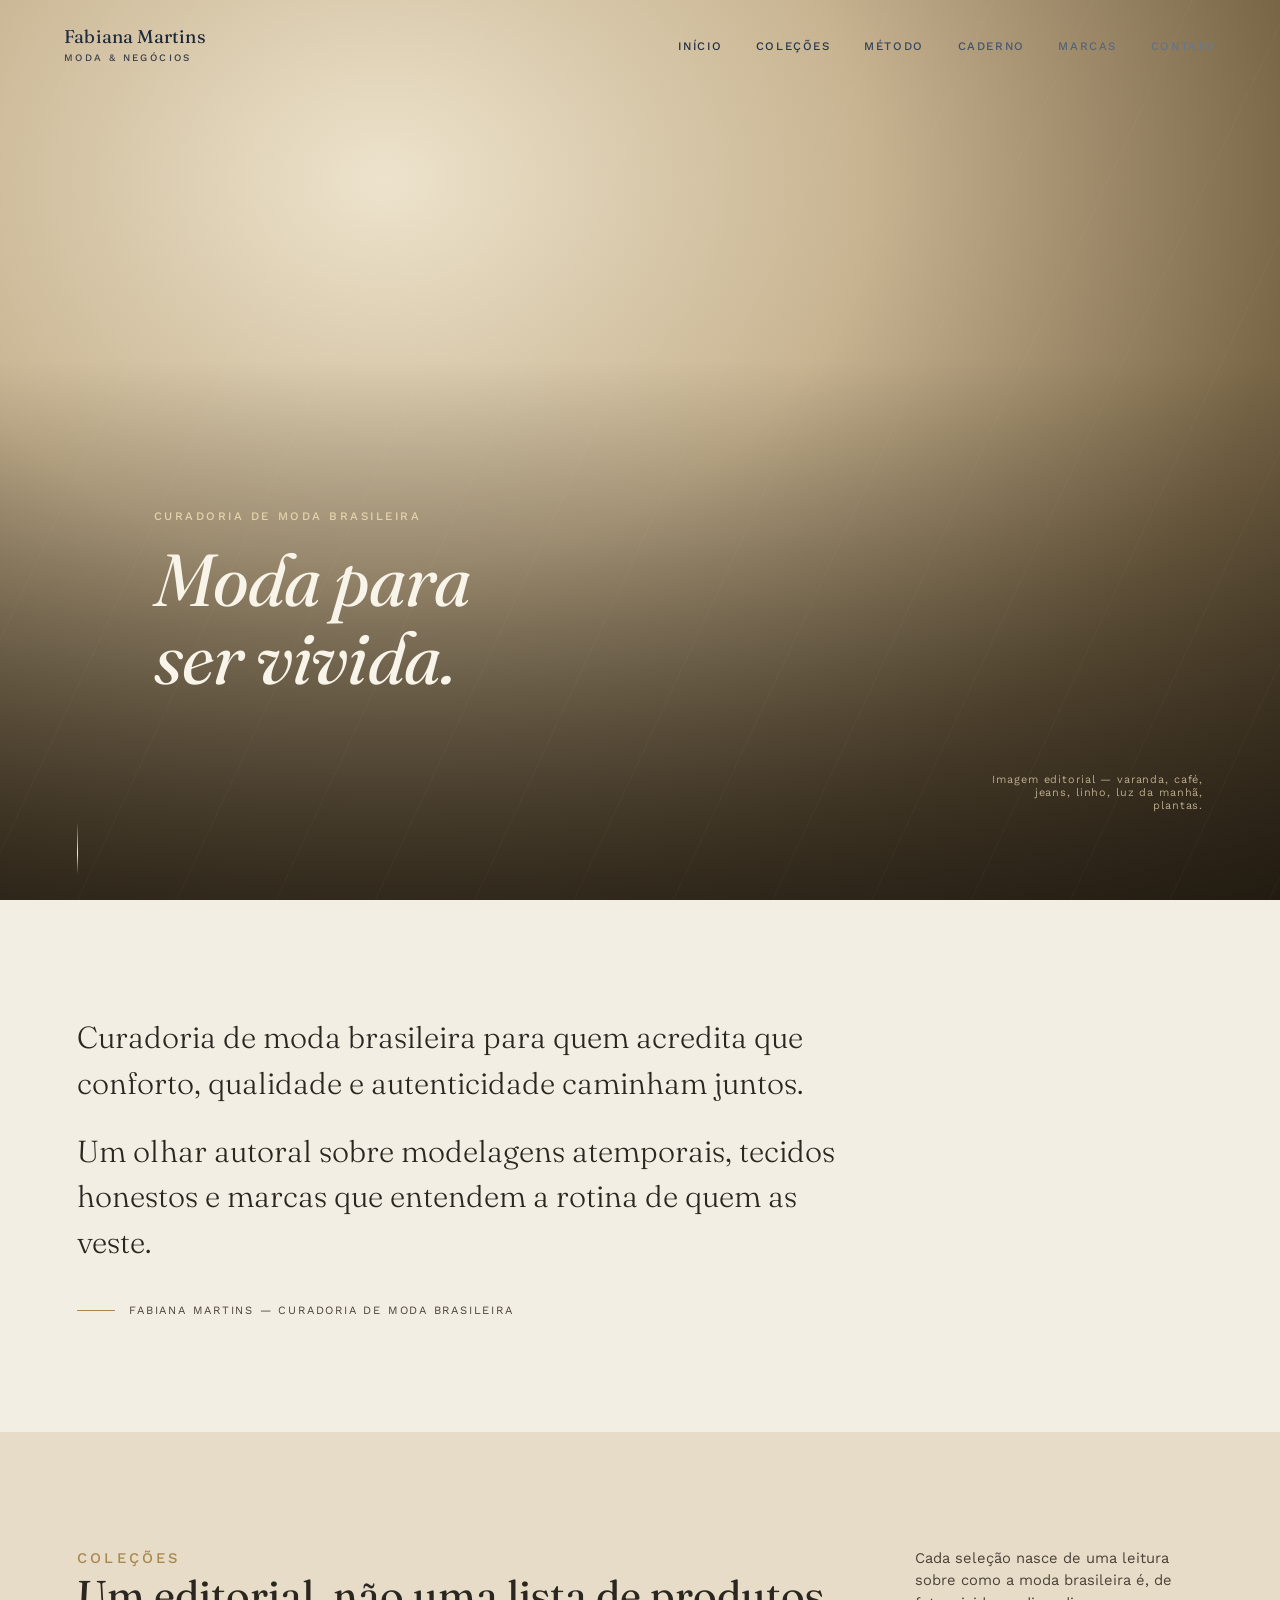
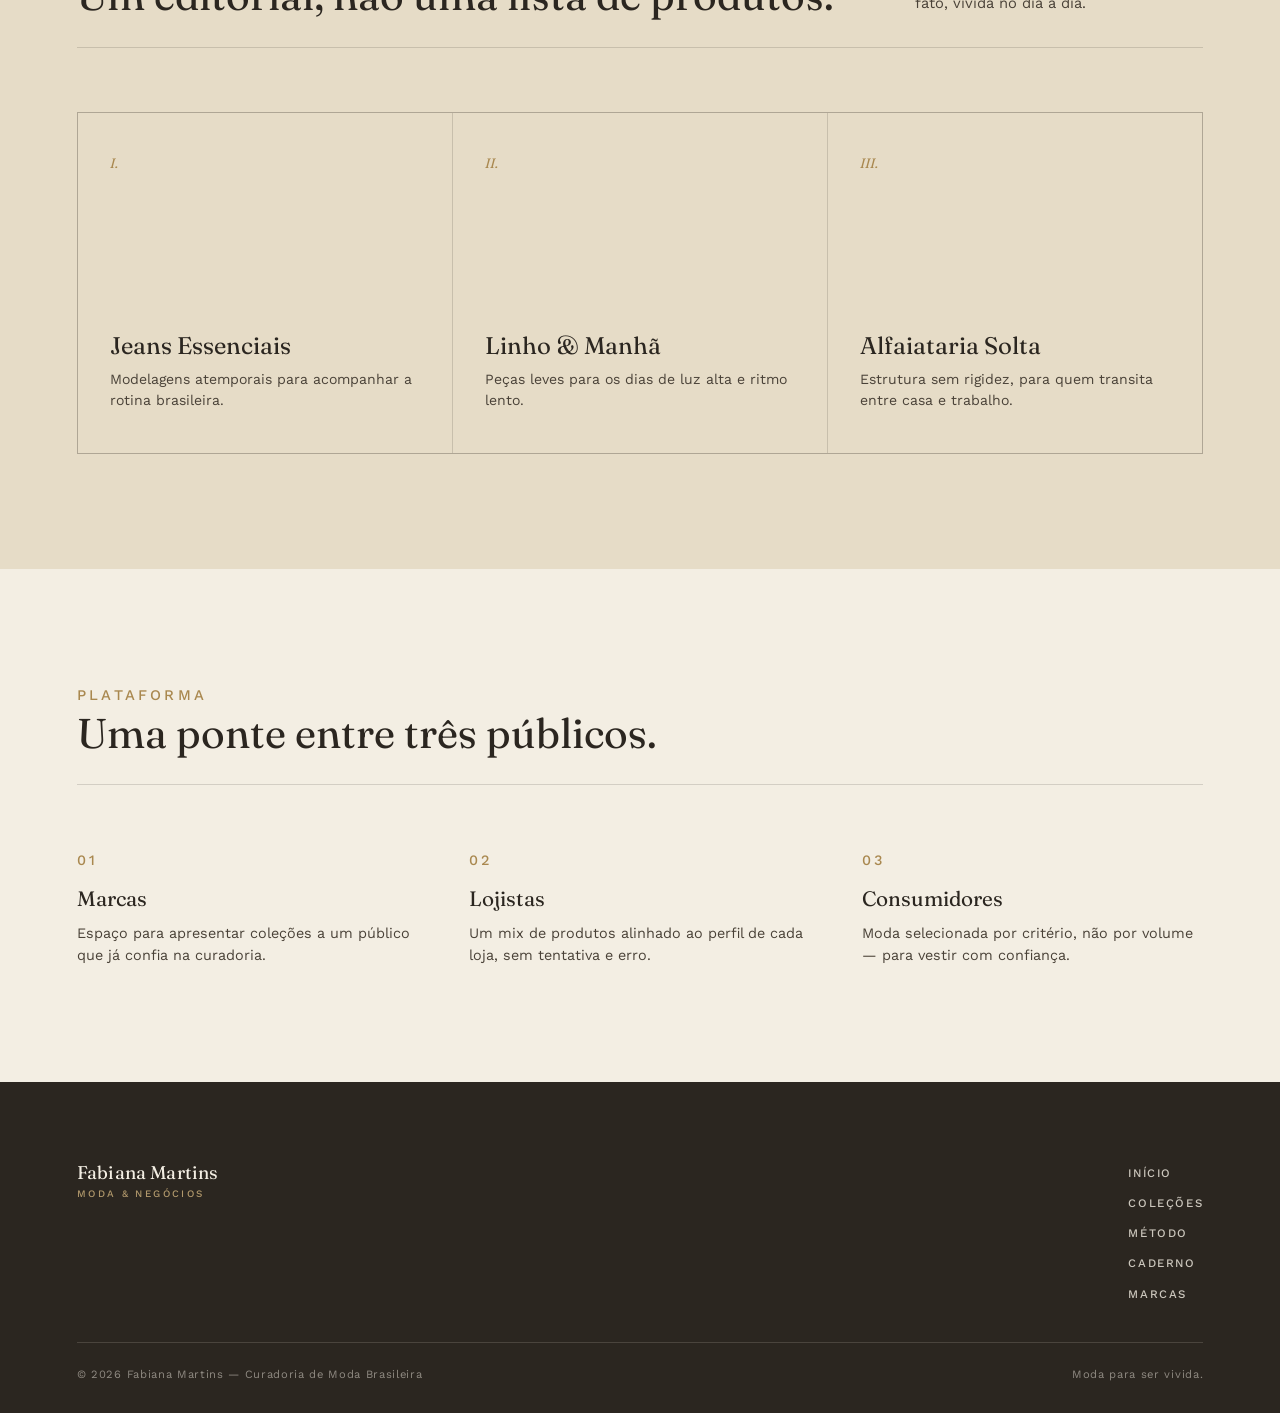
<file: index-23.html>
<!DOCTYPE html>
<html lang="pt-BR">
<head>
<meta charset="UTF-8">
<meta name="viewport" content="width=device-width, initial-scale=1.0">
<title>Fabiana Martins | Moda & Negócios — Curadoria de Moda Brasileira</title>
<link rel="preconnect" href="https://fonts.googleapis.com">
<link rel="preconnect" href="https://fonts.gstatic.com" crossorigin>
<link href="https://fonts.googleapis.com/css2?family=Fraunces:ital,opsz,wght@0,9..144,300;0,9..144,400;0,9..144,500;1,9..144,400&family=Work+Sans:wght@300;400;500;600&display=swap" rel="stylesheet">
<style>
  :root{
    --areia: #F3EEE3;
    --areia-escura: #E6DCC7;
    --tinta: #2B2620;
    --tinta-suave: #4A4238;
    --dourado: #A9884F;
    --dourado-claro: #C9AD79;
    --linha: rgba(43,38,32,0.16);
    --overlay-topo: rgba(20,16,10,0);
    --overlay-base: rgba(20,16,10,0.72);
  }
  *{margin:0;padding:0;box-sizing:border-box;}
  html{scroll-behavior:smooth;}
  body{
    font-family:'Work Sans', sans-serif;
    background:var(--areia);
    color:var(--tinta);
    -webkit-font-smoothing:antialiased;
  }
  a{color:inherit;text-decoration:none;}
  .eyebrow{
    font-size:0.72rem;
    letter-spacing:0.22em;
    text-transform:uppercase;
    font-weight:500;
  }

  /* HEADER */
  header{
    position:fixed;
    top:0;left:0;right:0;
    z-index:50;
    display:flex;
    align-items:center;
    justify-content:space-between;
    padding:1.6rem clamp(1.5rem,5vw,4rem);
    mix-blend-mode:difference;
  }
  .logo{
    font-family:'Fraunces', serif;
    font-weight:400;
    font-size:1.15rem;
    color:#F3EEE3;
    letter-spacing:0.01em;
    line-height:1.15;
  }
  .logo span{
    display:block;
    font-family:'Work Sans', sans-serif;
    font-size:0.62rem;
    letter-spacing:0.24em;
    text-transform:uppercase;
    font-weight:500;
    margin-top:0.3rem;
    opacity:0.85;
  }
  nav ul{
    display:flex;
    gap:2.1rem;
    list-style:none;
  }
  nav a{
    font-size:0.72rem;
    letter-spacing:0.14em;
    text-transform:uppercase;
    color:#F3EEE3;
    font-weight:500;
    position:relative;
    padding-bottom:4px;
  }
  nav a::after{
    content:"";
    position:absolute;
    left:0;bottom:0;
    width:0;height:1px;
    background:currentColor;
    transition:width .35s ease;
  }
  nav a:hover::after{width:100%;}
  .menu-toggle{display:none;color:#F3EEE3;font-size:0.72rem;letter-spacing:0.14em;text-transform:uppercase;background:none;border:none;cursor:pointer;}

  /* HERO */
  .hero{
    position:relative;
    height:100svh;
    min-height:560px;
    display:flex;
    align-items:flex-end;
    overflow:hidden;
    background:
      linear-gradient(180deg, var(--overlay-topo) 40%, var(--overlay-base) 100%),
      radial-gradient(ellipse at 30% 20%, #EDE3CC 0%, #C8B491 38%, #7A6748 72%, #453824 100%);
  }
  .hero::before{
    content:"";
    position:absolute;
    inset:0;
    background-image:
      repeating-linear-gradient(115deg, rgba(255,255,255,0.05) 0px, rgba(255,255,255,0.05) 1px, transparent 1px, transparent 90px);
    opacity:0.5;
  }
  /* substitua o background acima por: background-image:url('sua-foto.jpg'); background-size:cover; background-position:center; */
  .hero-content{
    position:relative;
    z-index:2;
    width:100%;
    padding:0 clamp(1.5rem,6vw,5rem) clamp(3rem,7vw,5.5rem);
    color:#F8F4E9;
  }
  .hero-content .eyebrow{
    color:#E4D4AE;
    margin-bottom:1.1rem;
  }
  .hero-content h1{
    font-family:'Fraunces', serif;
    font-weight:400;
    font-style:italic;
    font-size:clamp(2.4rem, 6vw, 4.6rem);
    line-height:1.06;
    max-width:14ch;
    letter-spacing:-0.01em;
  }
  .hero-caption{
    position:absolute;
    right:clamp(1.5rem,6vw,5rem);
    bottom:clamp(3rem,7vw,5.5rem);
    max-width:220px;
    font-size:0.68rem;
    letter-spacing:0.08em;
    color:#E4D4AE;
    opacity:0.75;
    text-align:right;
    display:none;
  }
  @media(min-width:860px){ .hero-caption{display:block;} }

  .scroll-cue{
    position:absolute;
    left:clamp(1.5rem,6vw,5rem);
    bottom:1.6rem;
    z-index:2;
    width:1px;
    height:52px;
    background:linear-gradient(180deg, transparent, #F3EEE3 60%, transparent);
  }

  /* SECTION SHARED */
  section{padding:clamp(4.5rem,9vw,7.5rem) clamp(1.5rem,6vw,5rem);}
  .section-head{
    display:flex;
    align-items:baseline;
    justify-content:space-between;
    gap:2rem;
    margin-bottom:clamp(2.5rem,5vw,4rem);
    border-bottom:1px solid var(--linha);
    padding-bottom:1.6rem;
    flex-wrap:wrap;
  }
  .section-head .eyebrow{color:var(--dourado);}
  .section-head h2{
    font-family:'Fraunces', serif;
    font-weight:400;
    font-size:clamp(1.8rem,3.4vw,2.6rem);
  }
  .section-head p{
    max-width:32ch;
    font-size:0.92rem;
    color:var(--tinta-suave);
    line-height:1.5;
  }

  /* MANIFESTO */
  .manifesto{
    max-width:760px;
  }
  .manifesto p{
    font-family:'Fraunces', serif;
    font-weight:300;
    font-size:clamp(1.3rem,2.6vw,1.9rem);
    line-height:1.5;
    color:var(--tinta);
  }
  .manifesto p + p{margin-top:1.4rem;}
  .assinatura{
    margin-top:2.4rem;
    display:flex;
    align-items:center;
    gap:0.9rem;
  }
  .assinatura .linha{width:38px;height:1px;background:var(--dourado);}
  .assinatura span{
    font-size:0.7rem;
    letter-spacing:0.16em;
    text-transform:uppercase;
    color:var(--tinta-suave);
  }

  /* COLECOES */
  .colecoes{background:var(--areia-escura);}
  .grid-colecoes{
    display:grid;
    grid-template-columns:repeat(3,1fr);
    gap:1px;
    background:var(--linha);
    border:1px solid var(--linha);
  }
  .colecao-card{
    background:var(--areia-escura);
    padding:2.6rem 2rem;
    min-height:340px;
    display:flex;
    flex-direction:column;
    justify-content:flex-end;
    position:relative;
    overflow:hidden;
    transition:background .4s ease;
  }
  .colecao-card::before{
    content:"";
    position:absolute;
    inset:0;
    background:linear-gradient(200deg, var(--dourado-claro) 0%, transparent 55%);
    opacity:0;
    transition:opacity .4s ease;
  }
  .colecao-card:hover::before{opacity:0.35;}
  .colecao-num{
    font-family:'Fraunces', serif;
    font-style:italic;
    font-size:0.85rem;
    color:var(--dourado);
    margin-bottom:auto;
  }
  .colecao-card h3{
    font-family:'Fraunces', serif;
    font-weight:400;
    font-size:1.5rem;
    margin-bottom:0.6rem;
  }
  .colecao-card p{
    font-size:0.88rem;
    color:var(--tinta-suave);
    line-height:1.5;
  }
  @media(max-width:860px){
    .grid-colecoes{grid-template-columns:1fr;}
    .colecao-card{min-height:220px;}
  }

  /* PUBLICOS */
  .publicos{
    display:grid;
    grid-template-columns:repeat(3,1fr);
    gap:clamp(2rem,4vw,3.5rem);
  }
  .publico .eyebrow{color:var(--dourado);margin-bottom:0.9rem;}
  .publico h3{
    font-family:'Fraunces', serif;
    font-weight:400;
    font-size:1.3rem;
    margin-bottom:0.7rem;
  }
  .publico p{font-size:0.9rem;color:var(--tinta-suave);line-height:1.55;}
  @media(max-width:760px){ .publicos{grid-template-columns:1fr;} }

  /* FOOTER */
  footer{
    background:var(--tinta);
    color:var(--areia);
    padding:clamp(3.5rem,7vw,5rem) clamp(1.5rem,6vw,5rem) 2rem;
  }
  .footer-top{
    display:flex;
    justify-content:space-between;
    flex-wrap:wrap;
    gap:2.5rem;
    padding-bottom:2.5rem;
    border-bottom:1px solid rgba(243,238,227,0.15);
  }
  footer .logo{color:var(--areia);mix-blend-mode:normal;}
  footer .logo span{color:var(--dourado-claro);}
  footer nav ul{
    position:static;
    flex-direction:column;
    gap:0.7rem;
  }
  footer nav a{color:var(--areia);opacity:0.8;}
  .footer-bottom{
    display:flex;
    justify-content:space-between;
    padding-top:1.6rem;
    font-size:0.7rem;
    letter-spacing:0.06em;
    color:rgba(243,238,227,0.5);
    flex-wrap:wrap;
    gap:0.6rem;
  }

  @media(max-width:760px){
    nav ul{display:none;}
    .menu-toggle{display:block;}
  }
</style>
</head>
<body>

<header>
  <div class="logo">Fabiana Martins<span>Moda &amp; Negócios</span></div>
  <nav>
    <ul>
      <li><a href="#hero">Início</a></li>
      <li><a href="#colecoes">Coleções</a></li>
      <li><a href="#metodo">Método</a></li>
      <li><a href="#caderno">Caderno</a></li>
      <li><a href="#marcas">Marcas</a></li>
      <li><a href="#contato">Contato</a></li>
    </ul>
  </nav>
  <button class="menu-toggle" aria-label="Abrir menu">Menu</button>
</header>

<section id="hero" class="hero">
  <div class="hero-content">
    <p class="eyebrow">Curadoria de Moda Brasileira</p>
    <h1>Moda para<br>ser vivida.</h1>
  </div>
  <p class="hero-caption">Imagem editorial — varanda, café, jeans, linho, luz da manhã, plantas.</p>
  <div class="scroll-cue"></div>
</section>

<section id="metodo" class="manifesto-section">
  <div class="manifesto">
    <p>Curadoria de moda brasileira para quem acredita que conforto, qualidade e autenticidade caminham juntos.</p>
    <p>Um olhar autoral sobre modelagens atemporais, tecidos honestos e marcas que entendem a rotina de quem as veste.</p>
    <div class="assinatura">
      <div class="linha"></div>
      <span>Fabiana Martins — Curadoria de Moda Brasileira</span>
    </div>
  </div>
</section>

<section id="colecoes" class="colecoes">
  <div class="section-head">
    <div>
      <p class="eyebrow">Coleções</p>
      <h2>Um editorial, não uma lista de produtos.</h2>
    </div>
    <p>Cada seleção nasce de uma leitura sobre como a moda brasileira é, de fato, vivida no dia a dia.</p>
  </div>
  <div class="grid-colecoes">
    <div class="colecao-card">
      <span class="colecao-num">I.</span>
      <h3>Jeans Essenciais</h3>
      <p>Modelagens atemporais para acompanhar a rotina brasileira.</p>
    </div>
    <div class="colecao-card">
      <span class="colecao-num">II.</span>
      <h3>Linho &amp; Manhã</h3>
      <p>Peças leves para os dias de luz alta e ritmo lento.</p>
    </div>
    <div class="colecao-card">
      <span class="colecao-num">III.</span>
      <h3>Alfaiataria Solta</h3>
      <p>Estrutura sem rigidez, para quem transita entre casa e trabalho.</p>
    </div>
  </div>
</section>

<section id="marcas">
  <div class="section-head">
    <div>
      <p class="eyebrow">Plataforma</p>
      <h2>Uma ponte entre três públicos.</h2>
    </div>
  </div>
  <div class="publicos">
    <div class="publico">
      <p class="eyebrow">01</p>
      <h3>Marcas</h3>
      <p>Espaço para apresentar coleções a um público que já confia na curadoria.</p>
    </div>
    <div class="publico">
      <p class="eyebrow">02</p>
      <h3>Lojistas</h3>
      <p>Um mix de produtos alinhado ao perfil de cada loja, sem tentativa e erro.</p>
    </div>
    <div class="publico">
      <p class="eyebrow">03</p>
      <h3>Consumidores</h3>
      <p>Moda selecionada por critério, não por volume — para vestir com confiança.</p>
    </div>
  </div>
</section>

<footer id="contato">
  <div class="footer-top">
    <div class="logo">Fabiana Martins<span>Moda &amp; Negócios</span></div>
    <nav>
      <ul>
        <li><a href="#hero">Início</a></li>
        <li><a href="#colecoes">Coleções</a></li>
        <li><a href="#metodo">Método</a></li>
        <li><a href="#caderno">Caderno</a></li>
        <li><a href="#marcas">Marcas</a></li>
      </ul>
    </nav>
  </div>
  <div class="footer-bottom">
    <span>© 2026 Fabiana Martins — Curadoria de Moda Brasileira</span>
    <span>Moda para ser vivida.</span>
  </div>
</footer>

</body>
</html>
</file>
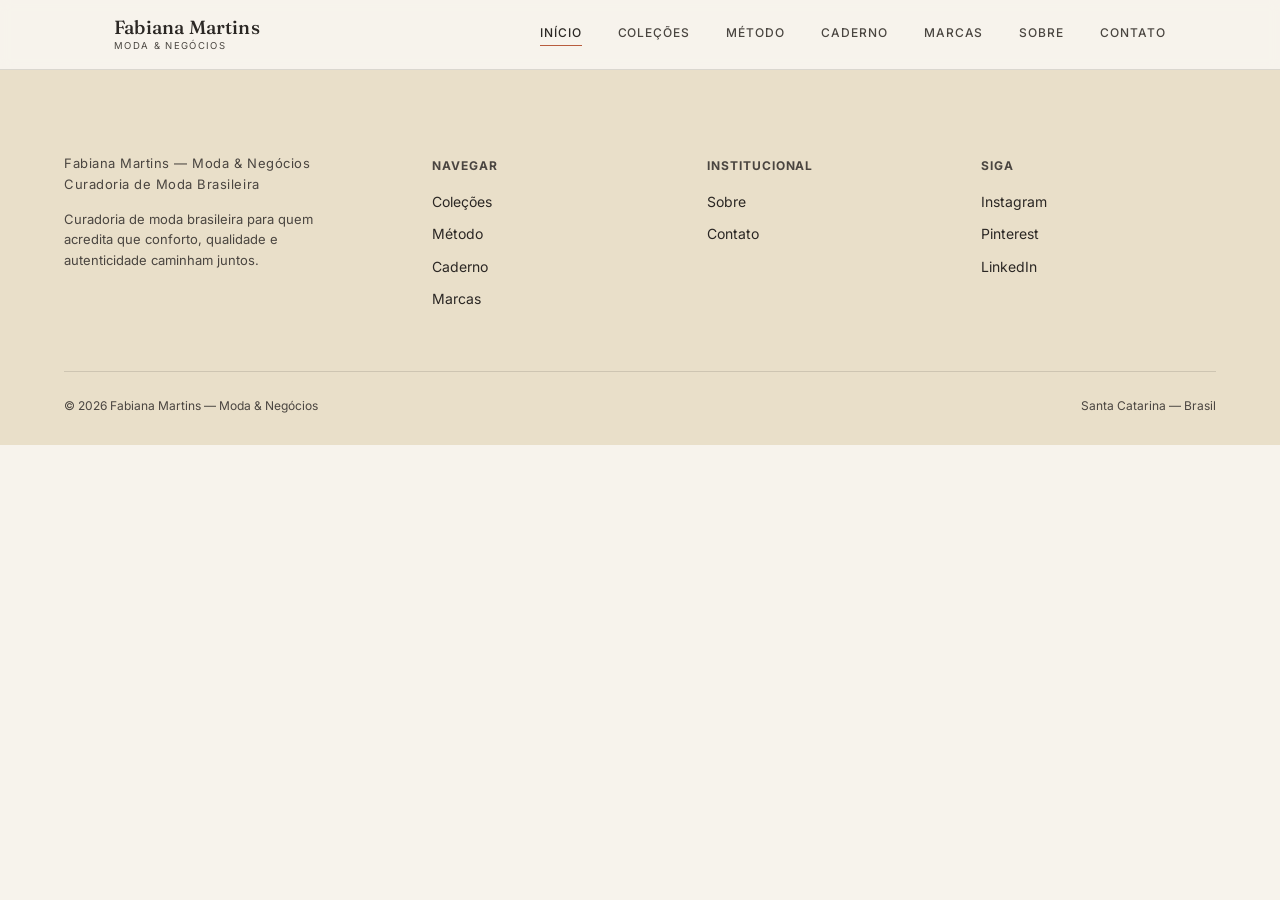
<file: showroom-completo-1.html>
<!DOCTYPE html>
<html lang="pt-BR">
<head>
<meta charset="UTF-8">
<meta name="viewport" content="width=device-width, initial-scale=1.0">
<title>Fabiana Martins — Moda &amp; Negócios</title>
<link rel="preconnect" href="https://fonts.googleapis.com">
<link href="https://fonts.googleapis.com/css2?family=Fraunces:ital,opsz,wght@0,9..144,400;0,9..144,500;0,9..144,600;1,9..144,400;1,9..144,500&family=Inter:wght@400;500;600&display=swap" rel="stylesheet">
<style>
/* ============================================
   CAMPO — Sistema editorial
   Tokens: cores, tipografia, espaçamento
   ============================================ */

:root{
  --off-white: #F7F3EC;
  --areia: #E9DFC9;
  --caramelo: #C1873F;
  --terracota: #B85C3E;
  --azul-jeans: #435C74;
  --verde-oliva: #6B7048;
  --grafite: #2B2724;
  --grafite-suave: #4A4540;
  --linha: rgba(43,39,36,0.14);

  --serif: 'Fraunces', 'Georgia', serif;
  --sans: 'Inter', -apple-system, BlinkMacSystemFont, 'Segoe UI', sans-serif;

  --max: 1180px;
  --gutter: clamp(20px, 5vw, 64px);
}

*{box-sizing:border-box;}
html{scroll-behavior:smooth;}
body{
  margin:0;
  background:var(--off-white);
  color:var(--grafite);
  font-family:var(--sans);
  font-size:16px;
  line-height:1.6;
  -webkit-font-smoothing:antialiased;
}

img,svg{max-width:100%;display:block;}
a{color:inherit;text-decoration:none;}

.wrap{max-width:var(--max); margin:0 auto; padding:0 var(--gutter);}

/* ---------- Utility type ---------- */
.eyebrow{
  font-family:var(--sans);
  font-size:11px;
  letter-spacing:.16em;
  text-transform:uppercase;
  color:var(--grafite-suave);
  font-weight:600;
}
.numeral{
  font-family:var(--serif);
  font-variant-numeric: oldstyle-nums;
  color:var(--terracota);
}

/* ---------- Header ---------- */
.site-header{
  position:sticky; top:0; z-index:50;
  background:rgba(247,243,236,0.92);
  backdrop-filter: blur(6px);
  border-bottom:1px solid var(--linha);
}
.header-inner{
  display:flex; align-items:center; justify-content:space-between;
  padding:18px var(--gutter);
  max-width:var(--max); margin:0 auto;
}
.logo{
  font-family:var(--serif);
  font-size:22px;
  letter-spacing:.04em;
  font-weight:600;
}
.logo span{color:var(--terracota);}
.main-nav{display:flex; gap:36px;}
.main-nav a{
  font-size:13px;
  letter-spacing:.08em;
  text-transform:uppercase;
  font-weight:500;
  color:var(--grafite-suave);
  position:relative;
  padding-bottom:4px;
}
.main-nav a:hover{color:var(--grafite);}
.main-nav a.active{color:var(--grafite);}
.main-nav a.active::after{
  content:'';
  position:absolute; left:0; right:0; bottom:0;
  height:1px; background:var(--terracota);
}
.header-actions{display:flex; gap:22px; align-items:center;}
.header-actions a{font-size:13px; letter-spacing:.06em; text-transform:uppercase;}
.nav-toggle{display:none; background:none; border:0; font-size:22px; cursor:pointer; color:var(--grafite);}

@media (max-width: 860px){
  .main-nav{display:none;}
  .nav-toggle{display:block;}
}

/* ---------- Hero ---------- */
.hero{
  position:relative;
  min-height:86vh;
  display:flex; align-items:flex-end;
  background:
    linear-gradient(180deg, rgba(43,39,36,0) 40%, rgba(43,39,36,0.55) 100%),
    linear-gradient(120deg, #DCCBAE 0%, #C9A46F 45%, #A9784A 100%);
  overflow:hidden;
}
.hero::before{
  content:'';
  position:absolute; inset:0;
  background-image:
    repeating-linear-gradient(115deg, rgba(255,255,255,0.05) 0 2px, transparent 2px 60px);
  mix-blend-mode:overlay;
}
.hero-content{
  position:relative;
  padding:56px var(--gutter) 64px;
  max-width:var(--max); margin:0 auto; width:100%;
  color:var(--off-white);
}
.hero-eyebrow{
  font-size:12px; letter-spacing:.2em; text-transform:uppercase;
  color:var(--areia); margin-bottom:18px; font-weight:600;
}
.hero-title{
  font-family:var(--serif);
  font-weight:500;
  font-size:clamp(40px, 7vw, 88px);
  line-height:1.02;
  max-width:900px;
  margin:0 0 22px;
}
.hero-title em{font-style:italic; font-weight:400; color:var(--areia);}
.hero-sub{
  max-width:480px;
  font-size:16px;
  color:rgba(247,243,236,0.85);
  margin-bottom:28px;
}
.hero-caption{
  font-size:11px; letter-spacing:.08em; text-transform:uppercase;
  color:rgba(247,243,236,0.6);
}

.btn{
  display:inline-flex; align-items:center; gap:10px;
  font-size:13px; letter-spacing:.08em; text-transform:uppercase; font-weight:600;
  padding:14px 26px;
  border:1px solid currentColor;
  transition: background .2s ease, color .2s ease;
}
.btn-light{color:var(--off-white);}
.btn-light:hover{background:var(--off-white); color:var(--grafite);}
.btn-dark{color:var(--grafite); border-color:var(--grafite);}
.btn-dark:hover{background:var(--grafite); color:var(--off-white);}

/* ---------- Editorial intro ---------- */
.intro{
  padding:120px var(--gutter) 90px;
  max-width:760px; margin:0 auto;
  text-align:center;
}
.intro .eyebrow{display:block; margin-bottom:22px;}
.intro p{
  font-family:var(--serif);
  font-size:clamp(24px, 3.2vw, 34px);
  line-height:1.42;
  font-weight:400;
  color:var(--grafite);
}
.intro p strong{font-weight:600; color:var(--terracota);}

/* ---------- Sumário (índice / signature nav) ---------- */
.sumario{
  border-top:1px solid var(--linha);
  border-bottom:1px solid var(--linha);
  margin:0 var(--gutter);
}
.sumario-inner{max-width:var(--max); margin:0 auto;}
.sumario-item{
  display:flex; align-items:baseline; gap:28px;
  padding:30px 0;
  border-bottom:1px solid var(--linha);
  transition: padding-left .25s ease;
}
.sumario-item:last-child{border-bottom:none;}
.sumario-item .numeral{font-size:20px; min-width:34px;}
.sumario-item .sumario-title{
  font-family:var(--serif);
  font-size:clamp(22px, 3vw, 32px);
  font-weight:500;
  flex:1;
}
.sumario-item .sumario-desc{
  font-size:13px; color:var(--grafite-suave);
  max-width:260px; text-align:right;
  display:none;
}
.sumario-item .arrow{font-size:20px; color:var(--terracota);}
.sumario-item:hover{padding-left:14px; background:rgba(193,135,63,0.06);}
@media (min-width: 760px){
  .sumario-item .sumario-desc{display:block;}
}

/* ---------- Section heading ---------- */
.section-head{
  display:flex; justify-content:space-between; align-items:flex-end;
  padding:90px var(--gutter) 40px;
  max-width:var(--max); margin:0 auto;
  gap:24px; flex-wrap:wrap;
}
.section-head h2{
  font-family:var(--serif);
  font-weight:500;
  font-size:clamp(30px, 4vw, 46px);
  margin:10px 0 0;
}
.section-head .link-more{
  font-size:13px; letter-spacing:.06em; text-transform:uppercase;
  border-bottom:1px solid var(--grafite);
  padding-bottom:2px;
  white-space:nowrap;
}

/* ---------- Curated grid ---------- */
.curated{
  padding:0 var(--gutter) 100px;
  max-width:var(--max); margin:0 auto;
  display:grid;
  grid-template-columns: repeat(3, 1fr);
  gap:var(--gutter);
}
.piece{display:flex; flex-direction:column; gap:16px;}
.piece-frame{
  aspect-ratio: 3/4;
  background:linear-gradient(155deg, var(--areia), #D9C6A2);
  position:relative;
  overflow:hidden;
}
.piece-frame::after{
  content: attr(data-label);
  position:absolute; left:16px; bottom:16px;
  font-size:11px; letter-spacing:.06em; text-transform:uppercase;
  color:rgba(43,39,36,0.55);
}
.piece:nth-child(2) .piece-frame{background:linear-gradient(155deg, #CFDAE0, var(--azul-jeans));}
.piece:nth-child(3) .piece-frame{background:linear-gradient(155deg, #E3DCC4, var(--verde-oliva));}
.piece-info{display:flex; justify-content:space-between; align-items:baseline;}
.piece-name{font-family:var(--serif); font-size:19px;}
.piece-price{font-size:14px; color:var(--grafite-suave);}
@media (max-width: 860px){
  .curated{grid-template-columns:1fr; gap:48px;}
}

/* ---------- Pull quote ---------- */
.quote{
  background:var(--grafite);
  color:var(--off-white);
  padding:120px var(--gutter);
}
.quote-inner{max-width:820px; margin:0 auto; text-align:center;}
.quote-inner p{
  font-family:var(--serif);
  font-style:italic;
  font-weight:400;
  font-size:clamp(26px, 4vw, 42px);
  line-height:1.4;
}
.quote-attr{margin-top:28px; font-size:12px; letter-spacing:.1em; text-transform:uppercase; color:rgba(247,243,236,0.6);}

/* ---------- Teaser tiles (Método / Caderno) ---------- */
.teasers{
  padding:100px var(--gutter);
  max-width:var(--max); margin:0 auto;
  display:grid; grid-template-columns:1fr 1fr; gap:var(--gutter);
}
.teaser{
  display:block;
  border:1px solid var(--linha);
  padding:40px;
  min-height:340px;
  display:flex; flex-direction:column; justify-content:space-between;
  transition: background .2s ease;
}
.teaser:hover{background:rgba(193,135,63,0.06);}
.teaser .numeral{font-size:15px;}
.teaser h3{
  font-family:var(--serif); font-weight:500;
  font-size:clamp(26px, 3vw, 34px);
  margin:18px 0 14px;
}
.teaser p{font-size:14px; color:var(--grafite-suave); max-width:38ch;}
.teaser .arrow{align-self:flex-start; margin-top:24px; font-size:14px; letter-spacing:.06em; text-transform:uppercase; border-bottom:1px solid var(--grafite);}
@media (max-width: 760px){
  .teasers{grid-template-columns:1fr;}
}

/* ---------- Newsletter ---------- */
.newsletter{
  padding:90px var(--gutter);
  border-top:1px solid var(--linha);
  text-align:center;
}
.newsletter h3{font-family:var(--serif); font-weight:500; font-size:clamp(24px,3vw,32px); margin-bottom:14px;}
.newsletter p{color:var(--grafite-suave); font-size:14px; margin-bottom:30px;}
.newsletter form{display:flex; justify-content:center; gap:0; max-width:420px; margin:0 auto;}
.newsletter input{
  flex:1; padding:14px 16px; border:1px solid var(--grafite); border-right:none;
  font-family:var(--sans); font-size:14px; background:transparent; color:var(--grafite);
}
.newsletter input::placeholder{color:var(--grafite-suave);}
.newsletter button{
  padding:14px 22px; background:var(--grafite); color:var(--off-white);
  border:1px solid var(--grafite); font-size:12px; letter-spacing:.08em; text-transform:uppercase; cursor:pointer;
}

/* ---------- Footer ---------- */
footer{
  background:var(--areia);
  padding:70px var(--gutter) 30px;
}
.footer-grid{
  max-width:var(--max); margin:0 auto;
  display:grid; grid-template-columns: 1.4fr 1fr 1fr 1fr; gap:40px;
  padding-bottom:50px;
}
.footer-grid .logo{margin-bottom:14px;}
.footer-grid p{font-size:13px; color:var(--grafite-suave); max-width:32ch;}
.footer-col h4{font-size:12px; letter-spacing:.08em; text-transform:uppercase; margin-bottom:16px; color:var(--grafite-suave);}
.footer-col a{display:block; font-size:14px; margin-bottom:10px;}
.footer-bottom{
  max-width:var(--max); margin:0 auto;
  border-top:1px solid var(--linha);
  padding-top:24px;
  display:flex; justify-content:space-between; font-size:12px; color:var(--grafite-suave);
  flex-wrap:wrap; gap:10px;
}
@media (max-width:760px){
  .footer-grid{grid-template-columns:1fr 1fr;}
}

/* ---------- Institutional pages ---------- */
.page-hero{
  padding:170px var(--gutter) 70px;
  max-width:var(--max); margin:0 auto;
  border-bottom:1px solid var(--linha);
}
.page-hero .eyebrow{margin-bottom:20px; display:block;}
.page-hero h1{
  font-family:var(--serif); font-weight:500;
  font-size:clamp(38px, 6vw, 70px);
  max-width:800px; line-height:1.06;
}
.page-hero .lede{
  font-size:18px; color:var(--grafite-suave); max-width:560px; margin-top:24px;
}

.content-block{
  max-width:720px; margin:0 auto;
  padding:80px var(--gutter);
}
.content-block h2{
  font-family:var(--serif); font-weight:500; font-size:clamp(26px,3vw,34px);
  margin-bottom:20px;
}
.content-block p{font-size:16px; color:var(--grafite-suave); margin-bottom:20px;}

.method-steps{
  max-width:var(--max); margin:0 auto;
  padding:0 var(--gutter) 100px;
  display:grid; grid-template-columns: repeat(4, 1fr); gap:var(--gutter);
}
.method-step .numeral{font-size:34px; display:block; margin-bottom:18px;}
.method-step h3{font-family:var(--serif); font-weight:500; font-size:21px; margin-bottom:10px;}
.method-step p{font-size:13.5px; color:var(--grafite-suave);}
@media (max-width:900px){
  .method-steps{grid-template-columns:1fr 1fr;}
}
@media (max-width:560px){
  .method-steps{grid-template-columns:1fr;}
}

.journal-list{
  max-width:var(--max); margin:0 auto;
  padding:0 var(--gutter) 100px;
  display:grid; grid-template-columns:1fr 1fr; gap:56px var(--gutter);
}
.journal-entry .piece-frame{margin-bottom:18px;}
.journal-entry .eyebrow{margin-bottom:10px; display:block;}
.journal-entry h3{font-family:var(--serif); font-weight:500; font-size:24px; margin-bottom:10px;}
.journal-entry p{font-size:14px; color:var(--grafite-suave);}
@media (max-width:760px){
  .journal-list{grid-template-columns:1fr;}
}

.about-grid{
  max-width:var(--max); margin:0 auto;
  padding:0 var(--gutter) 100px;
  display:grid; grid-template-columns: 1fr 1fr; gap:var(--gutter);
  align-items:center;
}
.about-portrait{aspect-ratio:4/5; background:linear-gradient(160deg, var(--areia), var(--caramelo));}
@media (max-width:800px){
  .about-grid{grid-template-columns:1fr;}
}

/* ============================================
   SHOWROOM — Componentes adicionais
   ============================================ */

/* ---------- Logo lockup (duas linhas) ---------- */
.logo-lockup{display:flex; flex-direction:column; line-height:1.05;}
.logo-lockup .nome{
  font-family:var(--serif); font-weight:500; font-size:19px; letter-spacing:.01em;
}
.logo-lockup .sub{
  font-size:9.5px; letter-spacing:.14em; text-transform:uppercase; color:var(--grafite-suave);
  margin-top:3px;
}
.main-nav a{font-size:12px;}
@media (max-width:1080px){ .main-nav{gap:22px;} }

/* ---------- Manifesto ---------- */
.manifesto{
  padding:130px var(--gutter) 100px;
  max-width:720px; margin:0 auto; text-align:center;
}
.manifesto .eyebrow{display:block; margin-bottom:22px;}
.manifesto h2{
  font-family:var(--serif); font-weight:500;
  font-size:clamp(32px,5vw,52px); line-height:1.08; margin-bottom:28px;
}
.manifesto p{
  font-size:17px; color:var(--grafite-suave); line-height:1.65; margin-bottom:36px;
}

/* ---------- Coleções — grid editorial assimétrico ---------- */
.collections-grid{
  max-width:var(--max); margin:0 auto;
  padding:0 var(--gutter) 110px;
  display:grid; grid-template-columns:repeat(6,1fr); gap:var(--gutter);
}
.collection-card{grid-column:span 3; display:block;}
.collection-card.wide{grid-column:span 4;}
.collection-card.narrow{grid-column:span 2;}
.collection-frame{
  aspect-ratio:4/5;
  background:linear-gradient(155deg, var(--areia), var(--caramelo));
  margin-bottom:20px; position:relative; overflow:hidden;
}
.collection-frame::after{
  content:attr(data-label);
  position:absolute; left:16px; bottom:16px;
  font-size:11px; letter-spacing:.06em; text-transform:uppercase; color:rgba(43,39,36,0.55);
}
.collection-card:nth-child(2) .collection-frame{background:linear-gradient(155deg,#CFDAE0,var(--azul-jeans));}
.collection-card:nth-child(3) .collection-frame{background:linear-gradient(155deg,#E3DCC4,var(--verde-oliva));}
.collection-card:nth-child(4) .collection-frame{background:linear-gradient(155deg,#E9D9C9,var(--terracota));}
.collection-card:nth-child(5) .collection-frame{background:linear-gradient(155deg,#DCE3D6,#8C9A78);}
.collection-card .eyebrow{margin-bottom:8px; display:block;}
.collection-card h3{font-family:var(--serif); font-weight:500; font-size:24px; margin-bottom:8px;}
.collection-card p{font-size:13.5px; color:var(--grafite-suave);}
@media (max-width:900px){
  .collections-grid{grid-template-columns:1fr 1fr;}
  .collection-card, .collection-card.wide, .collection-card.narrow{grid-column:span 1;}
}
@media (max-width:560px){
  .collections-grid{grid-template-columns:1fr;}
}

/* ---------- Marcas strip ---------- */
.brands-strip{
  max-width:var(--max); margin:0 auto;
  padding:0 var(--gutter) 110px;
  display:grid; grid-template-columns:repeat(5,1fr); gap:var(--gutter);
  align-items:center;
}
.brand-mark{
  aspect-ratio:3/2;
  border:1px solid var(--linha);
  display:flex; align-items:center; justify-content:center;
  font-family:var(--serif); font-size:14px; color:var(--grafite-suave); text-align:center; padding:10px;
}
@media (max-width:800px){ .brands-strip{grid-template-columns:repeat(2,1fr);} }

/* ---------- Ficha do produto ---------- */
.produto{
  max-width:var(--max); margin:0 auto;
  padding:150px var(--gutter) 100px;
  display:grid; grid-template-columns: 1.1fr 1fr; gap:72px;
}
.produto-galeria{display:grid; grid-template-columns:1fr 1fr; gap:16px;}
.produto-galeria .foto{aspect-ratio:3/4; background:linear-gradient(155deg,var(--areia),#D9C6A2);}
.produto-galeria .foto:first-child{grid-column:1/3; aspect-ratio:4/3;}
.produto-info .eyebrow{display:block; margin-bottom:14px;}
.produto-info h1{font-family:var(--serif); font-weight:500; font-size:clamp(28px,3.4vw,40px); margin-bottom:10px;}
.produto-preco{font-size:18px; color:var(--terracota); margin-bottom:28px;}
.produto-ficha-tecnica{
  border-top:1px solid var(--linha); border-bottom:1px solid var(--linha);
  padding:20px 0; margin-bottom:32px; font-size:13.5px; color:var(--grafite-suave);
}
.produto-ficha-tecnica div{display:flex; justify-content:space-between; padding:6px 0;}
.curadoria-box{
  background:var(--off-white); border:1px solid var(--linha); padding:28px; margin-bottom:32px;
}
.curadoria-box h4{font-family:var(--serif); font-weight:500; font-size:17px; margin-bottom:14px;}
.curadoria-box p{font-size:14.5px; color:var(--grafite-suave); margin-bottom:14px;}
.curadoria-box p:last-child{margin-bottom:0;}
.ratings{display:grid; grid-template-columns:1fr 1fr; gap:18px; margin-bottom:32px;}
.rating-item .label{font-size:11px; letter-spacing:.08em; text-transform:uppercase; color:var(--grafite-suave); margin-bottom:6px;}
.stars{color:var(--caramelo); font-size:16px; letter-spacing:2px;}
.stars .off{color:var(--linha);}
.tag-row{display:flex; flex-wrap:wrap; gap:8px; margin-bottom:32px;}
.tag-pill{
  font-size:11.5px; letter-spacing:.04em; text-transform:uppercase;
  border:1px solid var(--linha); padding:7px 14px; color:var(--grafite-suave);
}
.combina-com{display:flex; gap:16px;}
.combina-com a{flex:1; text-align:center;}
.combina-com .mini-frame{aspect-ratio:3/4; background:linear-gradient(155deg,var(--areia),#D9C6A2); margin-bottom:8px;}
.combina-com span{font-size:12px;}
.pergunta-final{
  margin-top:36px; padding-top:24px; border-top:1px solid var(--linha);
  font-family:var(--serif); font-style:italic; font-size:18px; color:var(--grafite);
}

/* ---------- Página da marca ---------- */
.marca-hero{
  max-width:var(--max); margin:0 auto;
  padding:150px var(--gutter) 70px;
  display:grid; grid-template-columns:220px 1fr; gap:48px; align-items:center;
  border-bottom:1px solid var(--linha);
}
.marca-logo-box{aspect-ratio:1; border:1px solid var(--linha); display:flex; align-items:center; justify-content:center; font-family:var(--serif); font-size:15px; text-align:center; padding:12px;}
.marca-hero h1{font-family:var(--serif); font-weight:500; font-size:clamp(30px,4vw,46px); margin-bottom:12px;}
.marca-hero .especialidade{font-size:13px; letter-spacing:.06em; text-transform:uppercase; color:var(--terracota);}
.marca-detalhe{
  max-width:var(--max); margin:0 auto; padding:80px var(--gutter);
  display:grid; grid-template-columns:1fr 1fr; gap:var(--gutter);
}
.marca-detalhe h2{font-family:var(--serif); font-weight:500; font-size:24px; margin-bottom:16px;}
.marca-detalhe p{font-size:15px; color:var(--grafite-suave); margin-bottom:16px;}
.marca-analise{
  background:var(--grafite); color:var(--off-white);
  padding:70px var(--gutter); margin-top:0;
}
.marca-analise-inner{max-width:720px; margin:0 auto;}
.marca-analise .eyebrow{color:rgba(247,243,236,0.6); display:block; margin-bottom:18px;}
.marca-analise p{font-family:var(--serif); font-size:clamp(20px,2.6vw,26px); line-height:1.5;}

/* ---------- Caderno categorias ---------- */
.caderno-categorias{
  max-width:var(--max); margin:0 auto; padding:0 var(--gutter) 40px;
  display:flex; flex-wrap:wrap; gap:12px;
}
.cat-pill{
  font-size:12px; letter-spacing:.06em; text-transform:uppercase;
  padding:10px 18px; border:1px solid var(--linha); color:var(--grafite-suave);
}
.cat-pill.active{background:var(--grafite); color:var(--off-white); border-color:var(--grafite);}

/* ---------- Fluxo (about diagram) ---------- */
.fluxo{
  max-width:640px; margin:0 auto; padding:0 var(--gutter) 100px;
  display:flex; flex-direction:column; align-items:center; gap:0;
}
.fluxo-step{
  padding:16px 28px; border:1px solid var(--linha);
  font-family:var(--serif); font-size:16px; text-align:center; width:100%; max-width:320px;
}
.fluxo-arrow{padding:10px 0; color:var(--terracota); font-size:16px;}

/* ---------- Contato ---------- */
.contato-grid{
  max-width:var(--max); margin:0 auto; padding:150px var(--gutter) 110px;
  display:grid; grid-template-columns:1fr 1fr; gap:var(--gutter);
}
.contato-form label{font-size:11px; letter-spacing:.08em; text-transform:uppercase; color:var(--grafite-suave); display:block; margin-bottom:8px;}
.contato-form input, .contato-form select, .contato-form textarea{
  width:100%; padding:13px 14px; margin-bottom:22px; border:1px solid var(--linha);
  background:transparent; font-family:var(--sans); font-size:14px; color:var(--grafite);
}
.contato-form textarea{min-height:120px; resize:vertical;}
.contato-form button{
  padding:14px 30px; background:var(--grafite); color:var(--off-white); border:none;
  font-size:12px; letter-spacing:.08em; text-transform:uppercase; cursor:pointer;
}
.contato-info h2{font-family:var(--serif); font-weight:500; font-size:clamp(26px,3vw,34px); margin-bottom:20px;}
.contato-info p{font-size:15px; color:var(--grafite-suave); margin-bottom:14px;}
.contato-motivos{list-style:none; padding:0; margin-top:28px;}
.contato-motivos li{padding:14px 0; border-top:1px solid var(--linha); font-size:14px; color:var(--grafite-suave);}
@media (max-width:800px){ .contato-grid, .marca-detalhe, .produto{grid-template-columns:1fr;} .marca-hero{grid-template-columns:1fr; text-align:center;} .marca-logo-box{margin:0 auto;} }

/* ---------- Menu mobile (toggle) ---------- */
@media (max-width: 860px){
  .main-nav{
    display:none;
    position:absolute; top:100%; left:0; right:0;
    background:var(--off-white);
    border-bottom:1px solid var(--linha);
    flex-direction:column; gap:0;
    padding:8px var(--gutter) 20px;
  }
  .main-nav.open{display:flex;}
  .main-nav a{padding:14px 0; border-bottom:1px solid var(--linha); width:100%;}
  .main-nav a:last-child{border-bottom:none;}
  .header-actions{display:none;}
  .site-header{position:sticky;}
}
.nav-toggle{position:relative; z-index:60;}

/* ---------- Assinatura no rodapé (texto simples, sem repetir o logotipo) ---------- */
.footer-signature{
  font-family:var(--sans);
  font-size:12px;
  letter-spacing:.04em;
  color:var(--grafite-suave);
  margin-bottom:14px;
  line-height:1.6;
}

/* ---------- Hero simplificado ---------- */
.hero-tagline{
  font-size:12px;
  letter-spacing:.18em;
  text-transform:uppercase;
  color:rgba(247,243,236,0.75);
  margin:0 0 30px;
  font-weight:600;
}

.page-panel { display:none; }
</style>
</head>
<body>

<header class="site-header">
  <div class="header-inner">
    <a href="#inicio" data-nav="inicio" class="logo-lockup">
      <span class="nome">Fabiana Martins</span>
      <span class="sub">Moda &amp; Negócios</span>
    </a>
    <nav class="main-nav">
      <a href="#inicio" data-nav="inicio">Início</a>
      <a href="#colecoes" data-nav="colecoes">Coleções</a>
      <a href="#metodo" data-nav="metodo">Método</a>
      <a href="#caderno" data-nav="caderno">Caderno</a>
      <a href="#marca" data-nav="marca">Marcas</a>
      <a href="#sobre" data-nav="sobre">Sobre</a>
      <a href="#contato" data-nav="contato">Contato</a>
    </nav>
    <button class="nav-toggle" aria-label="Abrir menu">☰</button>
  </div>
</header>

<section class="page-panel" id="panel-inicio" data-page="inicio">
<section class="hero">
  <div class="hero-content">
    <h1 class="hero-title">Moda para ser vivida.</h1>
    <p class="hero-tagline">Curadoria de Moda Brasileira</p>
    <a href="#colecoes" class="btn btn-light">Conheça a Curadoria</a>
    <div style="margin-top:18px" class="hero-caption">Imagem editorial — varanda, café, jeans, linho, luz da manhã, plantas</div>
  </div>
</section>

<section class="manifesto">
  <span class="eyebrow">Manifesto</span>
  <h2>Moda para ser vivida.</h2>
  <p>Curadoria de moda brasileira para quem acredita que conforto, qualidade e autenticidade caminham juntos.</p>
  <a href="#colecoes" class="btn btn-dark">Conheça a Curadoria</a>
</section>

<div class="section-head">
  <div>
    <span class="eyebrow">Coleções</span>
    <h2>Cinco narrativas, uma vida</h2>
  </div>
  <a href="#colecoes" class="link-more">Ver todas →</a>
</div>

<div class="collections-grid">
  <a class="collection-card wide" href="#colecoes">
    <div class="collection-frame" data-label="Jeans Essenciais"></div>
    <span class="eyebrow">01</span>
    <h3>Jeans Essenciais</h3>
    <p>Modelagens atemporais para acompanhar a rotina brasileira.</p>
  </a>
  <a class="collection-card narrow" href="#colecoes">
    <div class="collection-frame" data-label="Casual Contemporâneo"></div>
    <span class="eyebrow">02</span>
    <h3>Casual Contemporâneo</h3>
    <p>Peças versáteis que atravessam estações sem perder atualidade.</p>
  </a>
  <a class="collection-card narrow" href="#colecoes">
    <div class="collection-frame" data-label="Linhos Brasileiros"></div>
    <span class="eyebrow">03</span>
    <h3>Linhos Brasileiros</h3>
    <p>Leveza e respirabilidade pensadas para o nosso clima.</p>
  </a>
  <a class="collection-card narrow" href="#colecoes">
    <div class="collection-frame" data-label="Camadas"></div>
    <span class="eyebrow">04</span>
    <h3>Camadas</h3>
    <p>Jaquetas e tricôs para os dias de transição.</p>
  </a>
  <a class="collection-card wide" href="#colecoes">
    <div class="collection-frame" data-label="Vida ao Ar Livre"></div>
    <span class="eyebrow">05</span>
    <h3>Vida ao Ar Livre</h3>
    <p>Da cidade à serra, roupa que acompanha o movimento real do dia.</p>
  </a>
</div>

<div class="teasers">
  <a class="teaser" href="#metodo">
    <span class="numeral eyebrow">Método</span>
    <div>
      <h3>Como escolhemos cada peça</h3>
      <p>Conheça os critérios por trás de cada peça que entra no showroom.</p>
    </div>
    <span class="arrow">Conhecer o Método Cotidiano</span>
  </a>
  <a class="teaser" href="#caderno">
    <span class="numeral eyebrow">Caderno</span>
    <div>
      <h3>O jeans que atravessa gerações</h3>
      <p>Editorial em destaque — observações, tecidos, modelagens e o guarda-roupa brasileiro.</p>
    </div>
    <span class="arrow">Ler o Caderno</span>
  </a>
</div>

<div class="section-head">
  <div>
    <span class="eyebrow">Marcas</span>
    <h2>Poucas, bem selecionadas</h2>
  </div>
  <a href="#marca" class="link-more">Conhecer as marcas →</a>
</div>

<div class="brands-strip">
  <a class="brand-mark" href="#marca">Marca Um</a>
  <a class="brand-mark" href="#marca">Marca Dois</a>
  <a class="brand-mark" href="#marca">Marca Três</a>
  <a class="brand-mark" href="#marca">Marca Quatro</a>
  <a class="brand-mark" href="#marca">Marca Cinco</a>
</div>
</section>
<section class="page-panel" id="panel-colecoes" data-page="colecoes">
<section class="page-hero">
  <span class="eyebrow">Coleções</span>
  <h1>Cinco narrativas, não cinco categorias</h1>
  <p class="lede">Cada coleção funciona como um editorial — não como um catálogo. As peças se conectam entre si: uma camisa branca pode pertencer a mais de uma narrativa ao mesmo tempo.</p>
</section>

<div class="collections-grid" style="padding-top:80px;" id="jeans-essenciais">
  <a class="collection-card wide" href="#produto">
    <div class="collection-frame" data-label="Jeans Essenciais"></div>
    <span class="eyebrow">01</span>
    <h3>Jeans Essenciais</h3>
    <p>Modelagens atemporais para acompanhar a rotina brasileira.</p>
  </a>
  <a class="collection-card narrow" href="#produto" id="casual-contemporaneo">
    <div class="collection-frame" data-label="Casual Contemporâneo"></div>
    <span class="eyebrow">02</span>
    <h3>Casual Contemporâneo</h3>
    <p>Peças versáteis que atravessam estações sem perder atualidade.</p>
  </a>
  <a class="collection-card narrow" href="#produto" id="linhos-brasileiros">
    <div class="collection-frame" data-label="Linhos Brasileiros"></div>
    <span class="eyebrow">03</span>
    <h3>Linhos Brasileiros</h3>
    <p>Leveza e respirabilidade pensadas para o nosso clima.</p>
  </a>
  <a class="collection-card narrow" href="#produto" id="camadas">
    <div class="collection-frame" data-label="Camadas"></div>
    <span class="eyebrow">04</span>
    <h3>Camadas</h3>
    <p>Jaquetas e tricôs para os dias de transição.</p>
  </a>
  <a class="collection-card wide" href="#produto" id="vida-ao-ar-livre">
    <div class="collection-frame" data-label="Vida ao Ar Livre"></div>
    <span class="eyebrow">05</span>
    <h3>Vida ao Ar Livre</h3>
    <p>Da cidade à serra, roupa que acompanha o movimento real do dia.</p>
  </a>
</div>

<section class="quote">
  <div class="quote-inner">
    <p>"Nenhuma coleção é isolada. A mesma camisa branca atravessa o Jeans Essenciais, o Casual Contemporâneo e os Linhos Brasileiros — porque a vida real também não separa as coisas em categorias fechadas."</p>
    <div class="quote-attr">Sobre a curadoria</div>
  </div>
</section>
</section>
<section class="page-panel" id="panel-produto" data-page="produto">
<div class="produto">
  <div class="produto-galeria">
    <div class="foto" data-label="Foto principal"></div>
    <div class="foto"></div>
    <div class="foto"></div>
  </div>

  <div class="produto-info">
    <span class="eyebrow">Linhos Brasileiros</span>
    <h1>Camisa de Linho Natural</h1>
    <div class="produto-preco">R$ 349</div>

    <div class="produto-ficha-tecnica">
      <div><span>Material</span><span>100% linho</span></div>
      <div><span>Cor</span><span>Areia</span></div>
      <div><span>Tamanhos</span><span>P · M · G · GG</span></div>
      <div><span>Lavagem</span><span>À mão, água fria</span></div>
    </div>

    <div class="curadoria-box">
      <h4>Curadoria Fabiana Martins</h4>
      <p><strong>Por que esta peça entrou no showroom?</strong> Porque atravessa o guarda-roupa inteiro — do escritório ao fim de semana — sem perder a leveza que o clima brasileiro pede.</p>
      <p><strong>O que mais gosto nela?</strong> O caimento solto, que não marca o corpo e ainda assim parece proposital.</p>
      <p><strong>Para quem faz sentido?</strong> Para quem quer uma peça coringa: veste em reunião, veste na praia à noite, veste em viagem.</p>
      <p><strong>Como usar?</strong> Aberta sobre uma regata, com jeans reto, ou fechada com a manga dobrada, em um look mais formal.</p>
    </div>

    <div class="tag-row">
      <span class="tag-pill">Verão</span>
      <span class="tag-pill">Primavera</span>
      <span class="tag-pill">Inverno leve</span>
    </div>

    <div class="ratings">
      <div class="rating-item">
        <div class="label">Versatilidade</div>
        <div class="stars">★★★★★</div>
      </div>
      <div class="rating-item">
        <div class="label">Conforto</div>
        <div class="stars">★★★★★</div>
      </div>
      <div class="rating-item">
        <div class="label">Atemporalidade</div>
        <div class="stars">★★★★<span class="off">★</span></div>
      </div>
      <div class="rating-item">
        <div class="label">Durabilidade</div>
        <div class="stars">★★★★<span class="off">★</span></div>
      </div>
    </div>

    <div class="section-head" style="padding:0 0 20px; max-width:none;">
      <h2 style="font-size:18px;">Combina com</h2>
    </div>
    <div class="combina-com">
      <a href="#produto">
        <div class="mini-frame"></div>
        <span>Calça Reta Azul Profundo</span>
      </a>
      <a href="#produto">
        <div class="mini-frame"></div>
        <span>Jaqueta Trucker Bruta</span>
      </a>
    </div>

    <p class="pergunta-final">Faz sentido para a vida real? Sim.</p>

    <a href="#" class="btn btn-dark" style="margin-top:32px;">Adicionar à sacola</a>
  </div>
</div>
</section>
<section class="page-panel" id="panel-marca" data-page="marca">
<div class="marca-hero">
  <div class="marca-logo-box">Logo da Marca</div>
  <div>
    <span class="especialidade">Especialidade — Linho</span>
    <h1>Marca Exemplo</h1>
    <p style="color:var(--grafite-suave); max-width:520px; margin-top:12px;">Produção nacional, tecidos naturais e uma modelagem que respeita o corpo brasileiro.</p>
  </div>
</div>

<div class="marca-detalhe">
  <div>
    <h2>História</h2>
    <p>Quem é essa marca? Nascida em ateliê pequeno, a marca cresceu apostando em produção nacional e tecidos que envelhecem bem — sem seguir o ritmo do fast fashion.</p>
    <p>O que valorizamos nela? Qualidade de tecido, modelagem revisada a cada estação e transparência sobre a origem de cada peça.</p>
  </div>
  <div>
    <h2>Especialidade</h2>
    <p>Linho e algodão orgânico, com foco em peças de base — camisas, calças e vestidos que atravessam mais de uma estação sem perder relevância.</p>
    <h2 style="margin-top:32px;">Coleções disponíveis</h2>
    <p>Linhos Brasileiros · Casual Contemporâneo</p>
  </div>
</div>

<div class="section-head">
  <div>
    <span class="eyebrow">Peças em destaque</span>
    <h2>Desta marca, no showroom</h2>
  </div>
</div>
<div class="curated" style="padding-bottom:0;">
  <a class="piece" href="#produto">
    <div class="piece-frame" data-label="Foto 01"></div>
    <div class="piece-info">
      <span class="piece-name">Camisa de Linho Natural</span>
      <span class="piece-price">R$ 349</span>
    </div>
  </a>
  <a class="piece" href="#produto">
    <div class="piece-frame" data-label="Foto 02"></div>
    <div class="piece-info">
      <span class="piece-name">Vestido Solto Areia</span>
      <span class="piece-price">R$ 419</span>
    </div>
  </a>
  <a class="piece" href="#produto">
    <div class="piece-frame" data-label="Foto 03"></div>
    <div class="piece-info">
      <span class="piece-name">Calça Wide Leg Linho</span>
      <span class="piece-price">R$ 389</span>
    </div>
  </a>
</div>

<section class="marca-analise">
  <div class="marca-analise-inner">
    <span class="eyebrow">Minha análise</span>
    <p>Esta marca entrou na curadoria porque cumpre o que promete: tecido de verdade, corte que dura e produção que a gente consegue rastrear até a origem.</p>
  </div>
</section>
</section>
<section class="page-panel" id="panel-metodo" data-page="metodo">
<section class="page-hero">
  <span class="eyebrow">Método Cotidiano</span>
  <h1>Como escolhemos cada peça</h1>
  <p class="lede">Nenhuma peça entra no showroom por moda passageira. Ela precisa responder a uma pergunta simples: faz sentido para a vida real?</p>
</section>

<div class="method-steps" style="padding-top:80px;">
  <div class="method-step">
    <span class="numeral">01</span>
    <h3>Clima</h3>
    <p>Cada peça é avaliada para o clima brasileiro — não para vitrines de inverno europeu.</p>
  </div>
  <div class="method-step">
    <span class="numeral">02</span>
    <h3>Cotidiano</h3>
    <p>Ela precisa vestir a rotina real: trabalho, deslocamento, encontros, viagens curtas.</p>
  </div>
  <div class="method-step">
    <span class="numeral">03</span>
    <h3>Identidade</h3>
    <p>Buscamos produção nacional e um olhar que reconheça o jeito brasileiro de se vestir.</p>
  </div>
  <div class="method-step">
    <span class="numeral">04</span>
    <h3>Durabilidade</h3>
    <p>Só entra o que atravessa mais de uma estação — em tecido, em corte e em relevância.</p>
  </div>
</div>

<section class="quote">
  <div class="quote-inner">
    <p>"Cada peça deste showroom foi escolhida para acompanhar a vida real."</p>
    <div class="quote-attr">Manifesto</div>
  </div>
</section>

<div class="content-block">
  <h2>Versatilidade, conforto, atemporalidade, durabilidade</h2>
  <p>Toda ficha de produto no showroom traz essas quatro avaliações. Elas existem para responder, com honestidade, se a peça merece um lugar no seu guarda-roupa — e não apenas no seu carrinho de compras.</p>
</div>
</section>
<section class="page-panel" id="panel-caderno" data-page="caderno">
<section class="page-hero">
  <span class="eyebrow">Caderno</span>
  <h1>Não é um blog. É uma revista.</h1>
  <p class="lede">Observações, editoriais, tecidos, modelagens e reflexões sobre o guarda-roupa brasileiro.</p>
</section>

<div class="caderno-categorias" style="padding-top:50px;">
  <span class="cat-pill active">Todas</span>
  <span class="cat-pill">Observações</span>
  <span class="cat-pill">Editorial</span>
  <span class="cat-pill">Tecidos</span>
  <span class="cat-pill">Modelagens</span>
  <span class="cat-pill">Guarda-roupa Brasileiro</span>
</div>

<div class="journal-list" style="padding-top:30px;">
  <a class="journal-entry" href="#">
    <div class="piece-frame" data-label="Editorial"></div>
    <span class="eyebrow">Editorial</span>
    <h3>O jeans que atravessa gerações</h3>
    <p>Um olhar sobre como o denim brasileiro se reinventa sem perder a essência.</p>
  </a>
  <a class="journal-entry" href="#">
    <div class="piece-frame" data-label="Observações"></div>
    <span class="eyebrow">Observações</span>
    <h3>O que vi nas lojas este mês</h3>
    <p>Notas de campo sobre o que está — e o que não está — funcionando no varejo de moda.</p>
  </a>
  <a class="journal-entry" href="#">
    <div class="piece-frame" data-label="Tecidos"></div>
    <span class="eyebrow">Tecidos</span>
    <h3>Algodão, linho, denim e malha: um guia</h3>
    <p>Como reconhecer qualidade de tecido antes de decidir pela compra.</p>
  </a>
  <a class="journal-entry" href="#">
    <div class="piece-frame" data-label="Modelagens"></div>
    <span class="eyebrow">Modelagens</span>
    <h3>Wide leg, reta, oversized ou slim?</h3>
    <p>Um guia rápido para escolher o corte certo para cada tipo de corpo e ocasião.</p>
  </a>
  <a class="journal-entry" href="#">
    <div class="piece-frame" data-label="Guarda-roupa Brasileiro"></div>
    <span class="eyebrow">Guarda-roupa Brasileiro</span>
    <h3>Como comprar melhor</h3>
    <p>Critérios simples para investir em menos peças, escolhidas com mais cuidado.</p>
  </a>
  <a class="journal-entry" href="#">
    <div class="piece-frame" data-label="Guarda-roupa Brasileiro"></div>
    <span class="eyebrow">Guarda-roupa Brasileiro</span>
    <h3>Como combinar sem errar</h3>
    <p>Uma lógica simples para montar looks com as peças que já estão no seu armário.</p>
  </a>
</div>
</section>
<section class="page-panel" id="panel-sobre" data-page="sobre">
<section class="page-hero">
  <span class="eyebrow">Sobre</span>
  <h1>Não um currículo. Uma história.</h1>
  <p class="lede">Minha relação com a moda, minha pesquisa e o propósito por trás deste showroom.</p>
</section>

<div class="about-grid" style="padding-top:80px;">
  <div class="about-portrait" data-label="Retrato"></div>
  <div>
    <h2 style="font-family:var(--serif); font-weight:500; font-size:clamp(24px,3vw,32px); margin-bottom:20px;">Minha relação com a moda</h2>
    <p style="color:var(--grafite-suave); margin-bottom:18px;">Quase duas décadas entre operação comercial e moda me ensinaram a olhar para roupa como algo que precisa fazer sentido — não só na prateleira, mas na vida de quem veste.</p>
    <p style="color:var(--grafite-suave); margin-bottom:18px;">Este showroom nasceu dessa pesquisa: entender por que certas peças permanecem no guarda-roupa por anos, enquanto outras somem depois de uma lavagem.</p>
    <p style="color:var(--grafite-suave);">Meu propósito é simples — ajudar quem compra a enxergar por que cada peça faz sentido, antes de decidir se ela faz sentido para a própria vida.</p>
  </div>
</div>

<div class="section-head">
  <div>
    <span class="eyebrow">O fluxo do showroom</span>
    <h2>Como tudo se conecta</h2>
  </div>
</div>

<div class="fluxo">
  <div class="fluxo-step">Início</div>
  <div class="fluxo-arrow">↓</div>
  <div class="fluxo-step">Manifesto</div>
  <div class="fluxo-arrow">↓</div>
  <div class="fluxo-step">Coleções</div>
  <div class="fluxo-arrow">↓</div>
  <div class="fluxo-step">Produto</div>
  <div class="fluxo-arrow">↓</div>
  <div class="fluxo-step">Curadoria</div>
  <div class="fluxo-arrow">↓</div>
  <div class="fluxo-step">Marca</div>
  <div class="fluxo-arrow">↓</div>
  <div class="fluxo-step">Contato</div>
</div>

<section class="quote">
  <div class="quote-inner">
    <p>"Eu não encontrei apenas roupas. Eu encontrei alguém que fez uma seleção cuidadosa e me ajudou a entender por que essas peças fazem sentido para a vida que eu levo."</p>
    <div class="quote-attr">A experiência que queremos criar</div>
  </div>
</section>
</section>
<section class="page-panel" id="panel-contato" data-page="contato">
<div class="contato-grid">
  <div class="contato-info">
    <span class="eyebrow" style="display:block; margin-bottom:16px;">Contato</span>
    <h2>Vamos conversar</h2>
    <p>Quero conhecer sua marca. Quero conversar sobre curadoria. Quero conversar sobre representação. Quero falar sobre o showroom.</p>
    <ul class="contato-motivos">
      <li>Apresentar uma marca para a curadoria</li>
      <li>Conversar sobre representação comercial</li>
      <li>Tirar dúvidas sobre uma peça ou coleção</li>
      <li>Falar sobre parcerias e imprensa</li>
    </ul>
  </div>
  <form class="contato-form" onsubmit="return false;">
    <label for="nome">Nome</label>
    <input id="nome" type="text" placeholder="Seu nome">

    <label for="email">E-mail</label>
    <input id="email" type="email" placeholder="seu@email.com">

    <label for="motivo">Motivo do contato</label>
    <select id="motivo">
      <option>Apresentar uma marca</option>
      <option>Representação comercial</option>
      <option>Dúvida sobre peça ou coleção</option>
      <option>Parcerias e imprensa</option>
      <option>Outro</option>
    </select>

    <label for="mensagem">Mensagem</label>
    <textarea id="mensagem" placeholder="Conte um pouco mais"></textarea>

    <button type="submit">Enviar mensagem</button>
  </form>
</div>
</section>

<footer>
  <div class="footer-grid">
    <div>
      <p class="footer-signature">Fabiana Martins — Moda &amp; Negócios<br>Curadoria de Moda Brasileira</p>
      <p>Curadoria de moda brasileira para quem acredita que conforto, qualidade e autenticidade caminham juntos.</p>
    </div>
    <div class="footer-col">
      <h4>Navegar</h4>
      <a href="#colecoes">Coleções</a>
      <a href="#metodo">Método</a>
      <a href="#caderno">Caderno</a>
      <a href="#marca">Marcas</a>
    </div>
    <div class="footer-col">
      <h4>Institucional</h4>
      <a href="#sobre">Sobre</a>
      <a href="#contato">Contato</a>
    </div>
    <div class="footer-col">
      <h4>Siga</h4>
      <a href="#">Instagram</a>
      <a href="#">Pinterest</a>
      <a href="#">LinkedIn</a>
    </div>
  </div>
  <div class="footer-bottom">
    <span>© 2026 Fabiana Martins — Moda &amp; Negócios</span>
    <span>Santa Catarina — Brasil</span>
  </div>
</footer>

<script>
// Menu mobile — abre e fecha o menu principal
document.addEventListener('DOMContentLoaded', function () {
  var toggle = document.querySelector('.nav-toggle');
  var nav = document.querySelector('.main-nav');
  if (!toggle || !nav) return;

  toggle.addEventListener('click', function () {
    var isOpen = nav.classList.toggle('open');
    toggle.textContent = isOpen ? '✕' : '☰';
    toggle.setAttribute('aria-expanded', isOpen);
  });

  // fecha o menu ao clicar em um link
  nav.querySelectorAll('a').forEach(function (link) {
    link.addEventListener('click', function () {
      nav.classList.remove('open');
      toggle.textContent = '☰';
    });
  });
});


// Roteamento simples por hash — mostra apenas o painel ativo
(function () {
  var panels = document.querySelectorAll('.page-panel');
  var navLinks = document.querySelectorAll('[data-nav]');

  function showPage(id) {
    if (!document.getElementById('panel-' + id)) id = 'inicio';
    panels.forEach(function (p) {
      p.style.display = (p.id === 'panel-' + id) ? '' : 'none';
    });
    navLinks.forEach(function (a) {
      a.classList.toggle('active', a.getAttribute('data-nav') === id);
    });
    window.scrollTo(0, 0);
  }

  function currentId() {
    return (window.location.hash || '#inicio').replace('#', '');
  }

  window.addEventListener('hashchange', function () {
    showPage(currentId());
  });

  document.addEventListener('DOMContentLoaded', function () {
    showPage(currentId());
  });
})();

</script>

</body>
</html>
</file>
<file: styles.css>
/* ============================================
   CAMPO — Sistema editorial
   Tokens: cores, tipografia, espaçamento
   ============================================ */

:root{
  --off-white: #F7F3EC;
  --areia: #E9DFC9;
  --caramelo: #C1873F;
  --terracota: #B85C3E;
  --azul-jeans: #435C74;
  --verde-oliva: #6B7048;
  --grafite: #2B2724;
  --grafite-suave: #4A4540;
  --linha: rgba(43,39,36,0.14);

  --serif: 'Fraunces', 'Georgia', serif;
  --sans: 'Inter', -apple-system, BlinkMacSystemFont, 'Segoe UI', sans-serif;

  --max: 1180px;
  --gutter: clamp(20px, 5vw, 64px);
}

*{box-sizing:border-box;}
html{scroll-behavior:smooth;}
body{
  margin:0;
  background:var(--off-white);
  color:var(--grafite);
  font-family:var(--sans);
  font-size:16px;
  line-height:1.6;
  -webkit-font-smoothing:antialiased;
}

img,svg{max-width:100%;display:block;}
a{color:inherit;text-decoration:none;}

.wrap{max-width:var(--max); margin:0 auto; padding:0 var(--gutter);}

/* ---------- Utility type ---------- */
.eyebrow{
  font-family:var(--sans);
  font-size:11px;
  letter-spacing:.16em;
  text-transform:uppercase;
  color:var(--grafite-suave);
  font-weight:600;
}
.numeral{
  font-family:var(--serif);
  font-variant-numeric: oldstyle-nums;
  color:var(--terracota);
}

/* ---------- Header ---------- */
.site-header{
  position:sticky; top:0; z-index:50;
  background:rgba(247,243,236,0.92);
  backdrop-filter: blur(6px);
  border-bottom:1px solid var(--linha);
}
.header-inner{
  display:flex; align-items:center; justify-content:space-between;
  padding:18px var(--gutter);
  max-width:var(--max); margin:0 auto;
}
.logo{
  font-family:var(--serif);
  font-size:22px;
  letter-spacing:.04em;
  font-weight:600;
}
.logo span{color:var(--terracota);}
.main-nav{display:flex; gap:36px;}
.main-nav a{
  font-size:13px;
  letter-spacing:.08em;
  text-transform:uppercase;
  font-weight:500;
  color:var(--grafite-suave);
  position:relative;
  padding-bottom:4px;
}
.main-nav a:hover{color:var(--grafite);}
.main-nav a.active{color:var(--grafite);}
.main-nav a.active::after{
  content:'';
  position:absolute; left:0; right:0; bottom:0;
  height:1px; background:var(--terracota);
}
.header-actions{display:flex; gap:22px; align-items:center;}
.header-actions a{font-size:13px; letter-spacing:.06em; text-transform:uppercase;}
.nav-toggle{display:none; background:none; border:0; font-size:22px; cursor:pointer; color:var(--grafite);}

@media (max-width: 860px){
  .main-nav{display:none;}
  .nav-toggle{display:block;}
}

/* ---------- Hero ---------- */
.hero{
  position:relative;
  min-height:86vh;
  display:flex; align-items:flex-end;
  background:
    linear-gradient(180deg, rgba(43,39,36,0) 40%, rgba(43,39,36,0.55) 100%),
    linear-gradient(120deg, #DCCBAE 0%, #C9A46F 45%, #A9784A 100%);
  overflow:hidden;
}
.hero::before{
  content:'';
  position:absolute; inset:0;
  background-image:
    repeating-linear-gradient(115deg, rgba(255,255,255,0.05) 0 2px, transparent 2px 60px);
  mix-blend-mode:overlay;
}
.hero-content{
  position:relative;
  padding:56px var(--gutter) 64px;
  max-width:var(--max); margin:0 auto; width:100%;
  color:var(--off-white);
}
.hero-eyebrow{
  font-size:12px; letter-spacing:.2em; text-transform:uppercase;
  color:var(--areia); margin-bottom:18px; font-weight:600;
}
.hero-title{
  font-family:var(--serif);
  font-weight:500;
  font-size:clamp(40px, 7vw, 88px);
  line-height:1.02;
  max-width:900px;
  margin:0 0 22px;
}
.hero-title em{font-style:italic; font-weight:400; color:var(--areia);}
.hero-sub{
  max-width:480px;
  font-size:16px;
  color:rgba(247,243,236,0.85);
  margin-bottom:28px;
}
.hero-caption{
  font-size:11px; letter-spacing:.08em; text-transform:uppercase;
  color:rgba(247,243,236,0.6);
}

.btn{
  display:inline-flex; align-items:center; gap:10px;
  font-size:13px; letter-spacing:.08em; text-transform:uppercase; font-weight:600;
  padding:14px 26px;
  border:1px solid currentColor;
  transition: background .2s ease, color .2s ease;
}
.btn-light{color:var(--off-white);}
.btn-light:hover{background:var(--off-white); color:var(--grafite);}
.btn-dark{color:var(--grafite); border-color:var(--grafite);}
.btn-dark:hover{background:var(--grafite); color:var(--off-white);}

/* ---------- Editorial intro ---------- */
.intro{
  padding:120px var(--gutter) 90px;
  max-width:760px; margin:0 auto;
  text-align:center;
}
.intro .eyebrow{display:block; margin-bottom:22px;}
.intro p{
  font-family:var(--serif);
  font-size:clamp(24px, 3.2vw, 34px);
  line-height:1.42;
  font-weight:400;
  color:var(--grafite);
}
.intro p strong{font-weight:600; color:var(--terracota);}

/* ---------- Sumário (índice / signature nav) ---------- */
.sumario{
  border-top:1px solid var(--linha);
  border-bottom:1px solid var(--linha);
  margin:0 var(--gutter);
}
.sumario-inner{max-width:var(--max); margin:0 auto;}
.sumario-item{
  display:flex; align-items:baseline; gap:28px;
  padding:30px 0;
  border-bottom:1px solid var(--linha);
  transition: padding-left .25s ease;
}
.sumario-item:last-child{border-bottom:none;}
.sumario-item .numeral{font-size:20px; min-width:34px;}
.sumario-item .sumario-title{
  font-family:var(--serif);
  font-size:clamp(22px, 3vw, 32px);
  font-weight:500;
  flex:1;
}
.sumario-item .sumario-desc{
  font-size:13px; color:var(--grafite-suave);
  max-width:260px; text-align:right;
  display:none;
}
.sumario-item .arrow{font-size:20px; color:var(--terracota);}
.sumario-item:hover{padding-left:14px; background:rgba(193,135,63,0.06);}
@media (min-width: 760px){
  .sumario-item .sumario-desc{display:block;}
}

/* ---------- Section heading ---------- */
.section-head{
  display:flex; justify-content:space-between; align-items:flex-end;
  padding:90px var(--gutter) 40px;
  max-width:var(--max); margin:0 auto;
  gap:24px; flex-wrap:wrap;
}
.section-head h2{
  font-family:var(--serif);
  font-weight:500;
  font-size:clamp(30px, 4vw, 46px);
  margin:10px 0 0;
}
.section-head .link-more{
  font-size:13px; letter-spacing:.06em; text-transform:uppercase;
  border-bottom:1px solid var(--grafite);
  padding-bottom:2px;
  white-space:nowrap;
}

/* ---------- Curated grid ---------- */
.curated{
  padding:0 var(--gutter) 100px;
  max-width:var(--max); margin:0 auto;
  display:grid;
  grid-template-columns: repeat(3, 1fr);
  gap:var(--gutter);
}
.piece{display:flex; flex-direction:column; gap:16px;}
.piece-frame{
  aspect-ratio: 3/4;
  background:linear-gradient(155deg, var(--areia), #D9C6A2);
  position:relative;
  overflow:hidden;
}
.piece-frame::after{
  content: attr(data-label);
  position:absolute; left:16px; bottom:16px;
  font-size:11px; letter-spacing:.06em; text-transform:uppercase;
  color:rgba(43,39,36,0.55);
}
.piece:nth-child(2) .piece-frame{background:linear-gradient(155deg, #CFDAE0, var(--azul-jeans));}
.piece:nth-child(3) .piece-frame{background:linear-gradient(155deg, #E3DCC4, var(--verde-oliva));}
.piece-info{display:flex; justify-content:space-between; align-items:baseline;}
.piece-name{font-family:var(--serif); font-size:19px;}
.piece-price{font-size:14px; color:var(--grafite-suave);}
@media (max-width: 860px){
  .curated{grid-template-columns:1fr; gap:48px;}
}

/* ---------- Pull quote ---------- */
.quote{
  background:var(--grafite);
  color:var(--off-white);
  padding:120px var(--gutter);
}
.quote-inner{max-width:820px; margin:0 auto; text-align:center;}
.quote-inner p{
  font-family:var(--serif);
  font-style:italic;
  font-weight:400;
  font-size:clamp(26px, 4vw, 42px);
  line-height:1.4;
}
.quote-attr{margin-top:28px; font-size:12px; letter-spacing:.1em; text-transform:uppercase; color:rgba(247,243,236,0.6);}

/* ---------- Teaser tiles (Método / Caderno) ---------- */
.teasers{
  padding:100px var(--gutter);
  max-width:var(--max); margin:0 auto;
  display:grid; grid-template-columns:1fr 1fr; gap:var(--gutter);
}
.teaser{
  display:block;
  border:1px solid var(--linha);
  padding:40px;
  min-height:340px;
  display:flex; flex-direction:column; justify-content:space-between;
  transition: background .2s ease;
}
.teaser:hover{background:rgba(193,135,63,0.06);}
.teaser .numeral{font-size:15px;}
.teaser h3{
  font-family:var(--serif); font-weight:500;
  font-size:clamp(26px, 3vw, 34px);
  margin:18px 0 14px;
}
.teaser p{font-size:14px; color:var(--grafite-suave); max-width:38ch;}
.teaser .arrow{align-self:flex-start; margin-top:24px; font-size:14px; letter-spacing:.06em; text-transform:uppercase; border-bottom:1px solid var(--grafite);}
@media (max-width: 760px){
  .teasers{grid-template-columns:1fr;}
}

/* ---------- Newsletter ---------- */
.newsletter{
  padding:90px var(--gutter);
  border-top:1px solid var(--linha);
  text-align:center;
}
.newsletter h3{font-family:var(--serif); font-weight:500; font-size:clamp(24px,3vw,32px); margin-bottom:14px;}
.newsletter p{color:var(--grafite-suave); font-size:14px; margin-bottom:30px;}
.newsletter form{display:flex; justify-content:center; gap:0; max-width:420px; margin:0 auto;}
.newsletter input{
  flex:1; padding:14px 16px; border:1px solid var(--grafite); border-right:none;
  font-family:var(--sans); font-size:14px; background:transparent; color:var(--grafite);
}
.newsletter input::placeholder{color:var(--grafite-suave);}
.newsletter button{
  padding:14px 22px; background:var(--grafite); color:var(--off-white);
  border:1px solid var(--grafite); font-size:12px; letter-spacing:.08em; text-transform:uppercase; cursor:pointer;
}

/* ---------- Footer ---------- */
footer{
  background:var(--areia);
  padding:70px var(--gutter) 30px;
}
.footer-grid{
  max-width:var(--max); margin:0 auto;
  display:grid; grid-template-columns: 1.4fr 1fr 1fr 1fr; gap:40px;
  padding-bottom:50px;
}
.footer-grid .logo{margin-bottom:14px;}
.footer-grid p{font-size:13px; color:var(--grafite-suave); max-width:32ch;}
.footer-col h4{font-size:12px; letter-spacing:.08em; text-transform:uppercase; margin-bottom:16px; color:var(--grafite-suave);}
.footer-col a{display:block; font-size:14px; margin-bottom:10px;}
.footer-bottom{
  max-width:var(--max); margin:0 auto;
  border-top:1px solid var(--linha);
  padding-top:24px;
  display:flex; justify-content:space-between; font-size:12px; color:var(--grafite-suave);
  flex-wrap:wrap; gap:10px;
}
@media (max-width:760px){
  .footer-grid{grid-template-columns:1fr 1fr;}
}

/* ---------- Institutional pages ---------- */
.page-hero{
  padding:170px var(--gutter) 70px;
  max-width:var(--max); margin:0 auto;
  border-bottom:1px solid var(--linha);
}
.page-hero .eyebrow{margin-bottom:20px; display:block;}
.page-hero h1{
  font-family:var(--serif); font-weight:500;
  font-size:clamp(38px, 6vw, 70px);
  max-width:800px; line-height:1.06;
}
.page-hero .lede{
  font-size:18px; color:var(--grafite-suave); max-width:560px; margin-top:24px;
}

.content-block{
  max-width:720px; margin:0 auto;
  padding:80px var(--gutter);
}
.content-block h2{
  font-family:var(--serif); font-weight:500; font-size:clamp(26px,3vw,34px);
  margin-bottom:20px;
}
.content-block p{font-size:16px; color:var(--grafite-suave); margin-bottom:20px;}

.method-steps{
  max-width:var(--max); margin:0 auto;
  padding:0 var(--gutter) 100px;
  display:grid; grid-template-columns: repeat(4, 1fr); gap:var(--gutter);
}
.method-step .numeral{font-size:34px; display:block; margin-bottom:18px;}
.method-step h3{font-family:var(--serif); font-weight:500; font-size:21px; margin-bottom:10px;}
.method-step p{font-size:13.5px; color:var(--grafite-suave);}
@media (max-width:900px){
  .method-steps{grid-template-columns:1fr 1fr;}
}
@media (max-width:560px){
  .method-steps{grid-template-columns:1fr;}
}

.journal-list{
  max-width:var(--max); margin:0 auto;
  padding:0 var(--gutter) 100px;
  display:grid; grid-template-columns:1fr 1fr; gap:56px var(--gutter);
}
.journal-entry .piece-frame{margin-bottom:18px;}
.journal-entry .eyebrow{margin-bottom:10px; display:block;}
.journal-entry h3{font-family:var(--serif); font-weight:500; font-size:24px; margin-bottom:10px;}
.journal-entry p{font-size:14px; color:var(--grafite-suave);}
@media (max-width:760px){
  .journal-list{grid-template-columns:1fr;}
}

.about-grid{
  max-width:var(--max); margin:0 auto;
  padding:0 var(--gutter) 100px;
  display:grid; grid-template-columns: 1fr 1fr; gap:var(--gutter);
  align-items:center;
}
.about-portrait{aspect-ratio:4/5; background:linear-gradient(160deg, var(--areia), var(--caramelo));}
@media (max-width:800px){
  .about-grid{grid-template-columns:1fr;}
}

/* ============================================
   SHOWROOM — Componentes adicionais
   ============================================ */

/* ---------- Logo lockup (duas linhas) ---------- */
.logo-lockup{display:flex; flex-direction:column; line-height:1.05;}
.logo-lockup .nome{
  font-family:var(--serif); font-weight:500; font-size:19px; letter-spacing:.01em;
}
.logo-lockup .sub{
  font-size:9.5px; letter-spacing:.14em; text-transform:uppercase; color:var(--grafite-suave);
  margin-top:3px;
}
.main-nav a{font-size:12px;}
@media (max-width:1080px){ .main-nav{gap:22px;} }

/* ---------- Manifesto ---------- */
.manifesto{
  padding:130px var(--gutter) 100px;
  max-width:720px; margin:0 auto; text-align:center;
}
.manifesto .eyebrow{display:block; margin-bottom:22px;}
.manifesto h2{
  font-family:var(--serif); font-weight:500;
  font-size:clamp(32px,5vw,52px); line-height:1.08; margin-bottom:28px;
}
.manifesto p{
  font-size:17px; color:var(--grafite-suave); line-height:1.65; margin-bottom:36px;
}

/* ---------- Coleções — grid editorial assimétrico ---------- */
.collections-grid{
  max-width:var(--max); margin:0 auto;
  padding:0 var(--gutter) 110px;
  display:grid; grid-template-columns:repeat(6,1fr); gap:var(--gutter);
}
.collection-card{grid-column:span 3; display:block;}
.collection-card.wide{grid-column:span 4;}
.collection-card.narrow{grid-column:span 2;}
.collection-frame{
  aspect-ratio:4/5;
  background:linear-gradient(155deg, var(--areia), var(--caramelo));
  margin-bottom:20px; position:relative; overflow:hidden;
}
.collection-frame::after{
  content:attr(data-label);
  position:absolute; left:16px; bottom:16px;
  font-size:11px; letter-spacing:.06em; text-transform:uppercase; color:rgba(43,39,36,0.55);
}
.collection-card:nth-child(2) .collection-frame{background:linear-gradient(155deg,#CFDAE0,var(--azul-jeans));}
.collection-card:nth-child(3) .collection-frame{background:linear-gradient(155deg,#E3DCC4,var(--verde-oliva));}
.collection-card:nth-child(4) .collection-frame{background:linear-gradient(155deg,#E9D9C9,var(--terracota));}
.collection-card:nth-child(5) .collection-frame{background:linear-gradient(155deg,#DCE3D6,#8C9A78);}
.collection-card .eyebrow{margin-bottom:8px; display:block;}
.collection-card h3{font-family:var(--serif); font-weight:500; font-size:24px; margin-bottom:8px;}
.collection-card p{font-size:13.5px; color:var(--grafite-suave);}
@media (max-width:900px){
  .collections-grid{grid-template-columns:1fr 1fr;}
  .collection-card, .collection-card.wide, .collection-card.narrow{grid-column:span 1;}
}
@media (max-width:560px){
  .collections-grid{grid-template-columns:1fr;}
}

/* ---------- Marcas strip ---------- */
.brands-strip{
  max-width:var(--max); margin:0 auto;
  padding:0 var(--gutter) 110px;
  display:grid; grid-template-columns:repeat(5,1fr); gap:var(--gutter);
  align-items:center;
}
.brand-mark{
  aspect-ratio:3/2;
  border:1px solid var(--linha);
  display:flex; align-items:center; justify-content:center;
  font-family:var(--serif); font-size:14px; color:var(--grafite-suave); text-align:center; padding:10px;
}
@media (max-width:800px){ .brands-strip{grid-template-columns:repeat(2,1fr);} }

/* ---------- Ficha do produto ---------- */
.produto{
  max-width:var(--max); margin:0 auto;
  padding:150px var(--gutter) 100px;
  display:grid; grid-template-columns: 1.1fr 1fr; gap:72px;
}
.produto-galeria{display:grid; grid-template-columns:1fr 1fr; gap:16px;}
.produto-galeria .foto{aspect-ratio:3/4; background:linear-gradient(155deg,var(--areia),#D9C6A2);}
.produto-galeria .foto:first-child{grid-column:1/3; aspect-ratio:4/3;}
.produto-info .eyebrow{display:block; margin-bottom:14px;}
.produto-info h1{font-family:var(--serif); font-weight:500; font-size:clamp(28px,3.4vw,40px); margin-bottom:10px;}
.produto-preco{font-size:18px; color:var(--terracota); margin-bottom:28px;}
.produto-ficha-tecnica{
  border-top:1px solid var(--linha); border-bottom:1px solid var(--linha);
  padding:20px 0; margin-bottom:32px; font-size:13.5px; color:var(--grafite-suave);
}
.produto-ficha-tecnica div{display:flex; justify-content:space-between; padding:6px 0;}
.curadoria-box{
  background:var(--off-white); border:1px solid var(--linha); padding:28px; margin-bottom:32px;
}
.curadoria-box h4{font-family:var(--serif); font-weight:500; font-size:17px; margin-bottom:14px;}
.curadoria-box p{font-size:14.5px; color:var(--grafite-suave); margin-bottom:14px;}
.curadoria-box p:last-child{margin-bottom:0;}
.ratings{display:grid; grid-template-columns:1fr 1fr; gap:18px; margin-bottom:32px;}
.rating-item .label{font-size:11px; letter-spacing:.08em; text-transform:uppercase; color:var(--grafite-suave); margin-bottom:6px;}
.stars{color:var(--caramelo); font-size:16px; letter-spacing:2px;}
.stars .off{color:var(--linha);}
.tag-row{display:flex; flex-wrap:wrap; gap:8px; margin-bottom:32px;}
.tag-pill{
  font-size:11.5px; letter-spacing:.04em; text-transform:uppercase;
  border:1px solid var(--linha); padding:7px 14px; color:var(--grafite-suave);
}
.combina-com{display:flex; gap:16px;}
.combina-com a{flex:1; text-align:center;}
.combina-com .mini-frame{aspect-ratio:3/4; background:linear-gradient(155deg,var(--areia),#D9C6A2); margin-bottom:8px;}
.combina-com span{font-size:12px;}
.pergunta-final{
  margin-top:36px; padding-top:24px; border-top:1px solid var(--linha);
  font-family:var(--serif); font-style:italic; font-size:18px; color:var(--grafite);
}

/* ---------- Página da marca ---------- */
.marca-hero{
  max-width:var(--max); margin:0 auto;
  padding:150px var(--gutter) 70px;
  display:grid; grid-template-columns:220px 1fr; gap:48px; align-items:center;
  border-bottom:1px solid var(--linha);
}
.marca-logo-box{aspect-ratio:1; border:1px solid var(--linha); display:flex; align-items:center; justify-content:center; font-family:var(--serif); font-size:15px; text-align:center; padding:12px;}
.marca-hero h1{font-family:var(--serif); font-weight:500; font-size:clamp(30px,4vw,46px); margin-bottom:12px;}
.marca-hero .especialidade{font-size:13px; letter-spacing:.06em; text-transform:uppercase; color:var(--terracota);}
.marca-detalhe{
  max-width:var(--max); margin:0 auto; padding:80px var(--gutter);
  display:grid; grid-template-columns:1fr 1fr; gap:var(--gutter);
}
.marca-detalhe h2{font-family:var(--serif); font-weight:500; font-size:24px; margin-bottom:16px;}
.marca-detalhe p{font-size:15px; color:var(--grafite-suave); margin-bottom:16px;}
.marca-analise{
  background:var(--grafite); color:var(--off-white);
  padding:70px var(--gutter); margin-top:0;
}
.marca-analise-inner{max-width:720px; margin:0 auto;}
.marca-analise .eyebrow{color:rgba(247,243,236,0.6); display:block; margin-bottom:18px;}
.marca-analise p{font-family:var(--serif); font-size:clamp(20px,2.6vw,26px); line-height:1.5;}

/* ---------- Caderno categorias ---------- */
.caderno-categorias{
  max-width:var(--max); margin:0 auto; padding:0 var(--gutter) 40px;
  display:flex; flex-wrap:wrap; gap:12px;
}
.cat-pill{
  font-size:12px; letter-spacing:.06em; text-transform:uppercase;
  padding:10px 18px; border:1px solid var(--linha); color:var(--grafite-suave);
}
.cat-pill.active{background:var(--grafite); color:var(--off-white); border-color:var(--grafite);}

/* ---------- Fluxo (about diagram) ---------- */
.fluxo{
  max-width:640px; margin:0 auto; padding:0 var(--gutter) 100px;
  display:flex; flex-direction:column; align-items:center; gap:0;
}
.fluxo-step{
  padding:16px 28px; border:1px solid var(--linha);
  font-family:var(--serif); font-size:16px; text-align:center; width:100%; max-width:320px;
}
.fluxo-arrow{padding:10px 0; color:var(--terracota); font-size:16px;}

/* ---------- Contato ---------- */
.contato-grid{
  max-width:var(--max); margin:0 auto; padding:150px var(--gutter) 110px;
  display:grid; grid-template-columns:1fr 1fr; gap:var(--gutter);
}
.contato-form label{font-size:11px; letter-spacing:.08em; text-transform:uppercase; color:var(--grafite-suave); display:block; margin-bottom:8px;}
.contato-form input, .contato-form select, .contato-form textarea{
  width:100%; padding:13px 14px; margin-bottom:22px; border:1px solid var(--linha);
  background:transparent; font-family:var(--sans); font-size:14px; color:var(--grafite);
}
.contato-form textarea{min-height:120px; resize:vertical;}
.contato-form button{
  padding:14px 30px; background:var(--grafite); color:var(--off-white); border:none;
  font-size:12px; letter-spacing:.08em; text-transform:uppercase; cursor:pointer;
}
.contato-info h2{font-family:var(--serif); font-weight:500; font-size:clamp(26px,3vw,34px); margin-bottom:20px;}
.contato-info p{font-size:15px; color:var(--grafite-suave); margin-bottom:14px;}
.contato-motivos{list-style:none; padding:0; margin-top:28px;}
.contato-motivos li{padding:14px 0; border-top:1px solid var(--linha); font-size:14px; color:var(--grafite-suave);}
@media (max-width:800px){ .contato-grid, .marca-detalhe, .produto{grid-template-columns:1fr;} .marca-hero{grid-template-columns:1fr; text-align:center;} .marca-logo-box{margin:0 auto;} }

/* ---------- Menu mobile (toggle) ---------- */
@media (max-width: 860px){
  .main-nav{
    display:none;
    position:absolute; top:100%; left:0; right:0;
    background:var(--off-white);
    border-bottom:1px solid var(--linha);
    flex-direction:column; gap:0;
    padding:8px var(--gutter) 20px;
  }
  .main-nav.open{display:flex;}
  .main-nav a{padding:14px 0; border-bottom:1px solid var(--linha); width:100%;}
  .main-nav a:last-child{border-bottom:none;}
  .header-actions{display:none;}
  .site-header{position:sticky;}
}
.nav-toggle{position:relative; z-index:60;}

/* ---------- Assinatura no rodapé (texto simples, sem repetir o logotipo) ---------- */
.footer-signature{
  font-family:var(--sans);
  font-size:12px;
  letter-spacing:.04em;
  color:var(--grafite-suave);
  margin-bottom:14px;
  line-height:1.6;
}

/* ---------- Hero simplificado ---------- */
.hero-tagline{
  font-size:12px;
  letter-spacing:.18em;
  text-transform:uppercase;
  color:rgba(247,243,236,0.75);
  margin:0 0 30px;
  font-weight:600;
}
</file>
